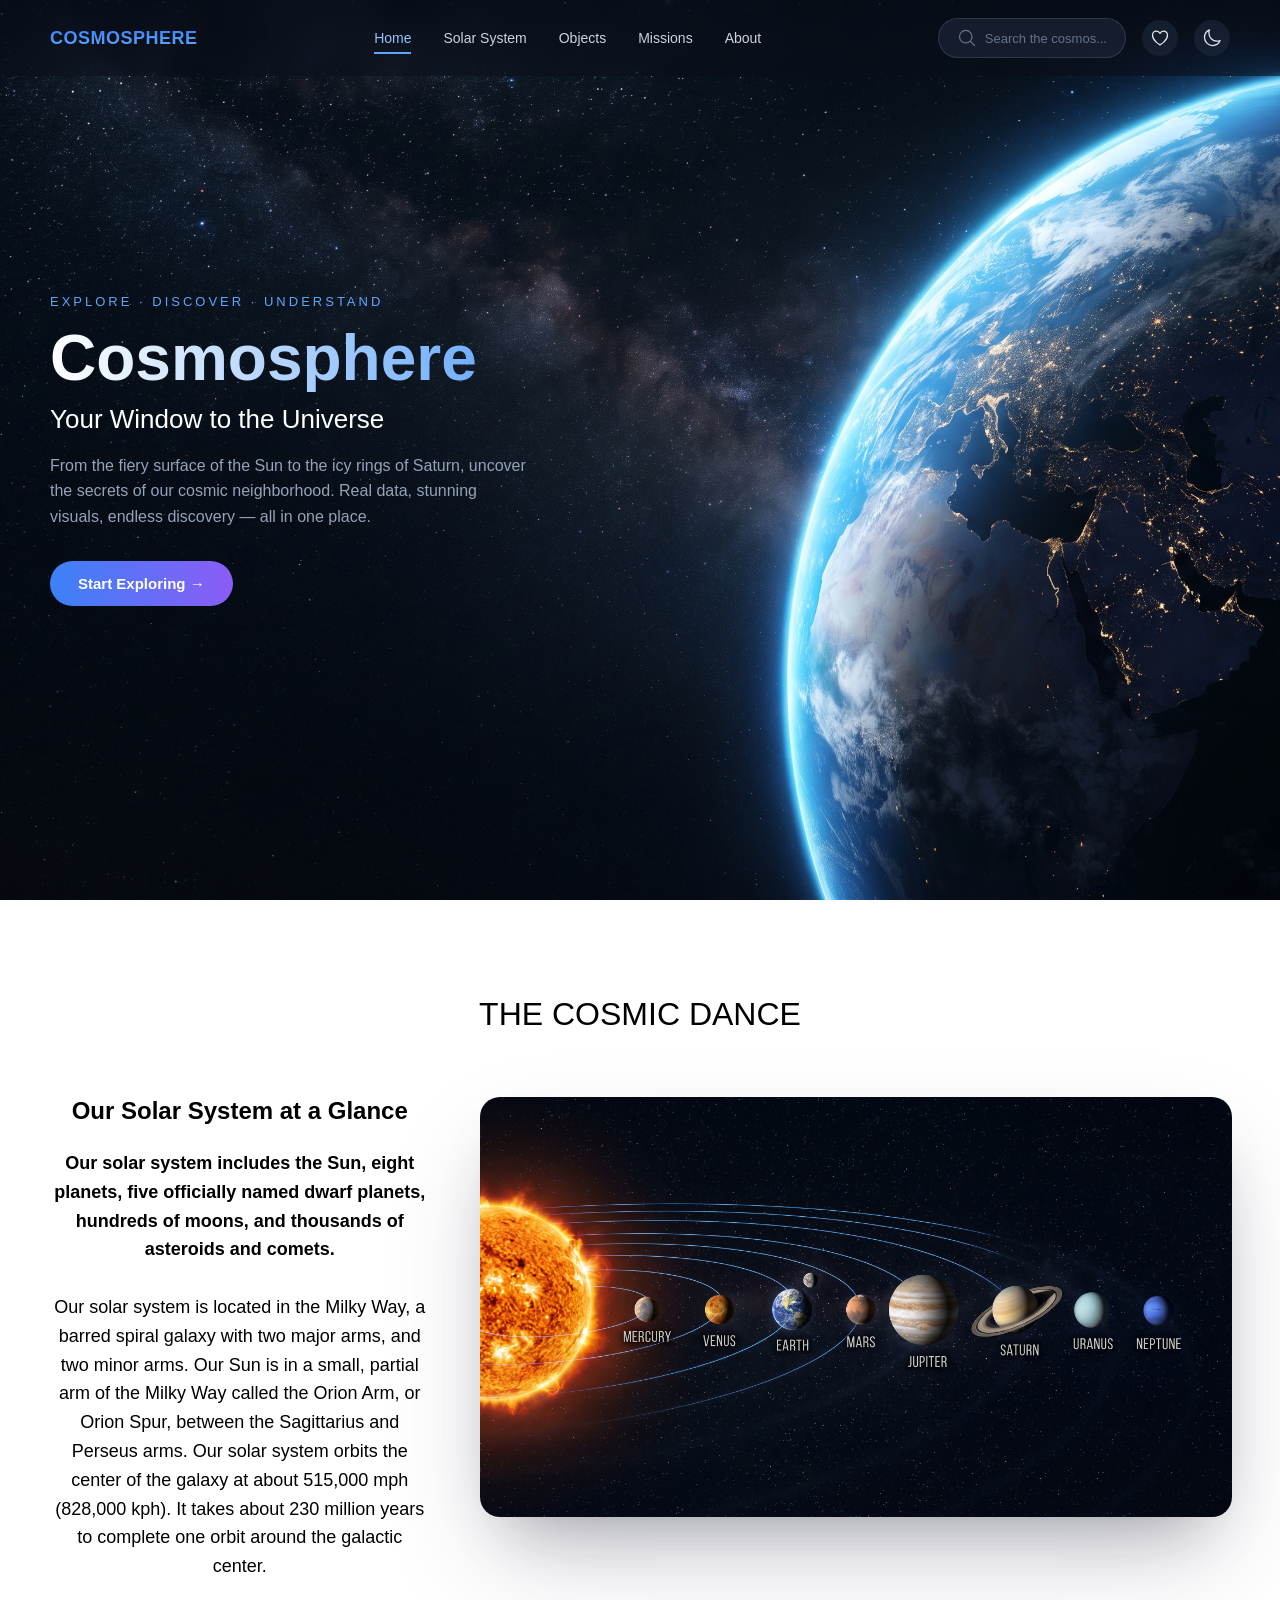
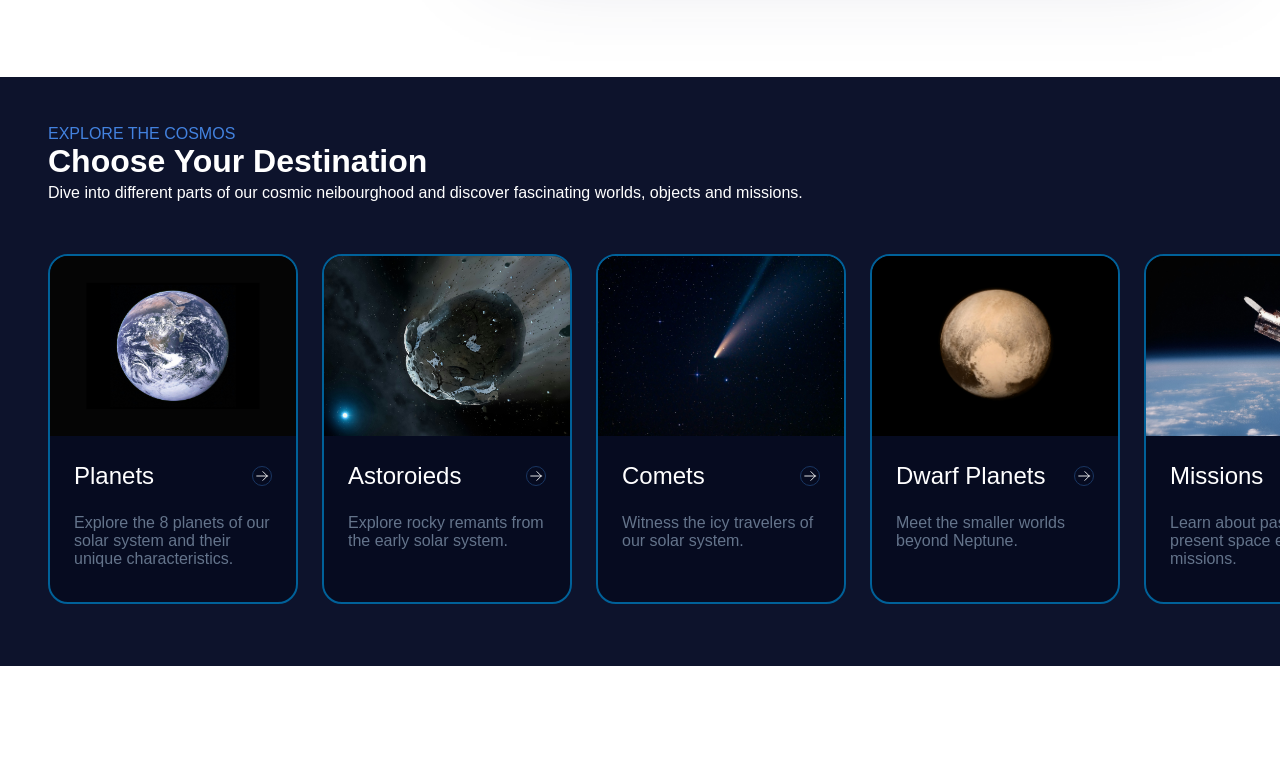
<file: index.html>
<!doctype html>
<html lang="en">
  <head>
    <meta charset="UTF-8" />
    <title>Cosmosphere - Hero Section</title>
    <link rel="stylesheet" href="css/style.css" />
  </head>
  <body>
    <nav class="navbar">
      <div class="logo"><span>COSMOSPHERE</span></div>
      <ul class="nav-links">
        <li><a href="#" class="active">Home</a></li>
        <li><a href="#">Solar System</a></li>
        <li><a href="#">Objects</a></li>
        <li><a href="#">Missions</a></li>
        <li><a href="#">About</a></li>
      </ul>
      <div class="nav-icons">
        <div class="search-box">
          <svg
            class="nav-icon"
            xmlns="http://www.w3.org/2000/svg"
            fill="none"
            viewBox="0 0 24 24"
            stroke-width="1.5"
            stroke="currentColor"
            class="size-6"
          >
            <path
              stroke-linecap="round"
              stroke-linejoin="round"
              d="m21 21-5.197-5.197m0 0A7.5 7.5 0 1 0 5.196 5.196a7.5 7.5 0 0 0 10.607 10.607Z"
            />
          </svg>

          <p>Search the cosmos...</p>
        </div>
        <div class="icon-btn">
          <svg
            class="nav-icon"
            xmlns="http://www.w3.org/2000/svg"
            fill="none"
            viewBox="0 0 24 24"
            stroke-width="1.5"
            stroke="currentColor"
            class="size-6"
          >
            <path
              stroke-linecap="round"
              stroke-linejoin="round"
              d="M21 8.25c0-2.485-2.099-4.5-4.688-4.5-1.935 0-3.597 1.126-4.312 2.733-.715-1.607-2.377-2.733-4.313-2.733C5.1 3.75 3 5.765 3 8.25c0 7.22 9 12 9 12s9-4.78 9-12Z"
            />
          </svg>
        </div>
        <div class="icon-btn">
          <svg
            class="nav-icon"
            xmlns="http://www.w3.org/2000/svg"
            fill="none"
            viewBox="0 0 24 24"
            stroke-width="1.5"
            stroke="currentColor"
            class="size-6"
          >
            <path
              stroke-linecap="round"
              stroke-linejoin="round"
              d="M21.752 15.002A9.72 9.72 0 0 1 18 15.75c-5.385 0-9.75-4.365-9.75-9.75 0-1.33.266-2.597.748-3.752A9.753 9.753 0 0 0 3 11.25C3 16.635 7.365 21 12.75 21a9.753 9.753 0 0 0 9.002-5.998Z"
            />
          </svg>
        </div>
      </div>
    </nav>

    <section class="hero">
      <div class="hero-content">
        <p class="hero-eyebrow">EXPLORE · DISCOVER · UNDERSTAND</p>
        <h1 class="hero-title">Cosmosphere</h1>
        <h2 class="hero-subtitle">Your Window to the Universe</h2>
        <p class="hero-desc">
          From the fiery surface of the Sun to the icy rings of Saturn, uncover
          the secrets of our cosmic neighborhood. Real data, stunning visuals,
          endless discovery — all in one place.
        </p>
        <a href="#" class="hero-cta">Start Exploring →</a>
      </div>
    </section>

    <section class="solar-overview" id="solar-system">
      <div class="overview-header">
        <p class="section-tag">THE COSMIC DANCE</p>
      </div>

      <div class="overview-visual">
        <div class="overview-description">
          <h2 class="section-title">Our Solar System at a Glance</h2>
          <p class="section-desc">
            <strong>
              Our solar system includes the Sun, eight planets, five officially
              named dwarf planets, hundreds of moons, and thousands of asteroids
              and comets. </strong
            ><br /><br />
            Our solar system is located in the Milky Way, a barred spiral galaxy
            with two major arms, and two minor arms. Our Sun is in a small,
            partial arm of the Milky Way called the Orion Arm, or Orion Spur,
            between the Sagittarius and Perseus arms. Our solar system orbits
            the center of the galaxy at about 515,000 mph (828,000 kph). It
            takes about 230 million years to complete one orbit around the
            galactic center.
          </p>
        </div>
        <img
          class="overview-img"
          src="assets/img/solar-system-overview.jpg"
          alt="Diagram of the Solar System showing the Sun and eight planets orbiting along trails"
          class="overview-img"
        />
      </div>
    </section>

    <section class="catagory-overview">
      <p class="catagory-subheading">EXPLORE THE COSMOS</p>
      <h3 class="catagory-heading">Choose Your Destination</h3>
      <p class="catagory-description">
        Dive into different parts of our cosmic neibourghood and discover
        fascinating worlds, objects and missions.
      </p>

      <div class="catagory-card-container">
        <div class="catagory-card planet-card">
          <img src="assets/img/earth.jpg" alt="" />

          <div class="catagory-name">
            <div class="name-icon">
              <p class="catagory-title">Planets</p>
              <svg
                xmlns="http://www.w3.org/2000/svg"
                fill="none"
                viewBox="0 0 24 24"
                stroke-width="1.5"
                stroke="currentColor"
                class="card-icon"
              >
                <path
                  stroke-linecap="round"
                  stroke-linejoin="round"
                  d="M13.5 4.5 21 12m0 0-7.5 7.5M21 12H3"
                />
              </svg>
            </div>

            <p class="catagory-info">
              Explore the 8 planets of our solar system and their unique
              characteristics.
            </p>
          </div>
        </div>

        <div class="catagory-card">
          <img src="assets/img/asteroeds.jpg" alt="" />
          <div class="catagory-name">
            <div class="name-icon">
              <p class="catagory-title">Astoroieds</p>
              <svg
                xmlns="http://www.w3.org/2000/svg"
                fill="none"
                viewBox="0 0 24 24"
                stroke-width="1.5"
                stroke="currentColor"
                class="card-icon"
              >
                <path
                  stroke-linecap="round"
                  stroke-linejoin="round"
                  d="M13.5 4.5 21 12m0 0-7.5 7.5M21 12H3"
                />
              </svg>
            </div>
            <p class="catagory-info">
              Explore rocky remants from the early solar system.
            </p>
          </div>
        </div>

        <div class="catagory-card">
          <img src="assets/img/comets.jpg" alt="" />
          <div class="catagory-name">
            <div class="name-icon">
              <p class="catagory-title">Comets</p>
              <svg
                xmlns="http://www.w3.org/2000/svg"
                fill="none"
                viewBox="0 0 24 24"
                stroke-width="1.5"
                stroke="currentColor"
                class="card-icon"
              >
                <path
                  stroke-linecap="round"
                  stroke-linejoin="round"
                  d="M13.5 4.5 21 12m0 0-7.5 7.5M21 12H3"
                />
              </svg>
            </div>
            <p class="catagory-info">
              Witness the icy travelers of our solar system.
            </p>
          </div>
        </div>

        <div class="catagory-card">
          <img src="assets/img/dwarf planets.jpg" alt="" />
          <div class="catagory-name">
            <div class="name-icon">
              <p class="catagory-title">Dwarf Planets</p>
              <svg
                xmlns="http://www.w3.org/2000/svg"
                fill="none"
                viewBox="0 0 24 24"
                stroke-width="1.5"
                stroke="currentColor"
                class="card-icon"
              >
                <path
                  stroke-linecap="round"
                  stroke-linejoin="round"
                  d="M13.5 4.5 21 12m0 0-7.5 7.5M21 12H3"
                />
              </svg>
            </div>
            <p class="catagory-info">Meet the smaller worlds beyond Neptune.</p>
          </div>
        </div>

        <div class="catagory-card">
          <img src="assets/img/Mission.jpg" alt="" />
          <div class="catagory-name">
            <div class="name-icon">
              <p class="catagory-title">Missions</p>
              <svg
                xmlns="http://www.w3.org/2000/svg"
                fill="none"
                viewBox="0 0 24 24"
                stroke-width="1.5"
                stroke="currentColor"
                class="card-icon"
              >
                <path
                  stroke-linecap="round"
                  stroke-linejoin="round"
                  d="M13.5 4.5 21 12m0 0-7.5 7.5M21 12H3"
                />
              </svg>
            </div>
            <p class="catagory-info">
              Learn about past and present space exploration missions.
            </p>
          </div>
        </div>
      </div>
    </section>

    <section class="popular"></section>
    <script src="script.js"></script>
  </body>
</html>
</file>
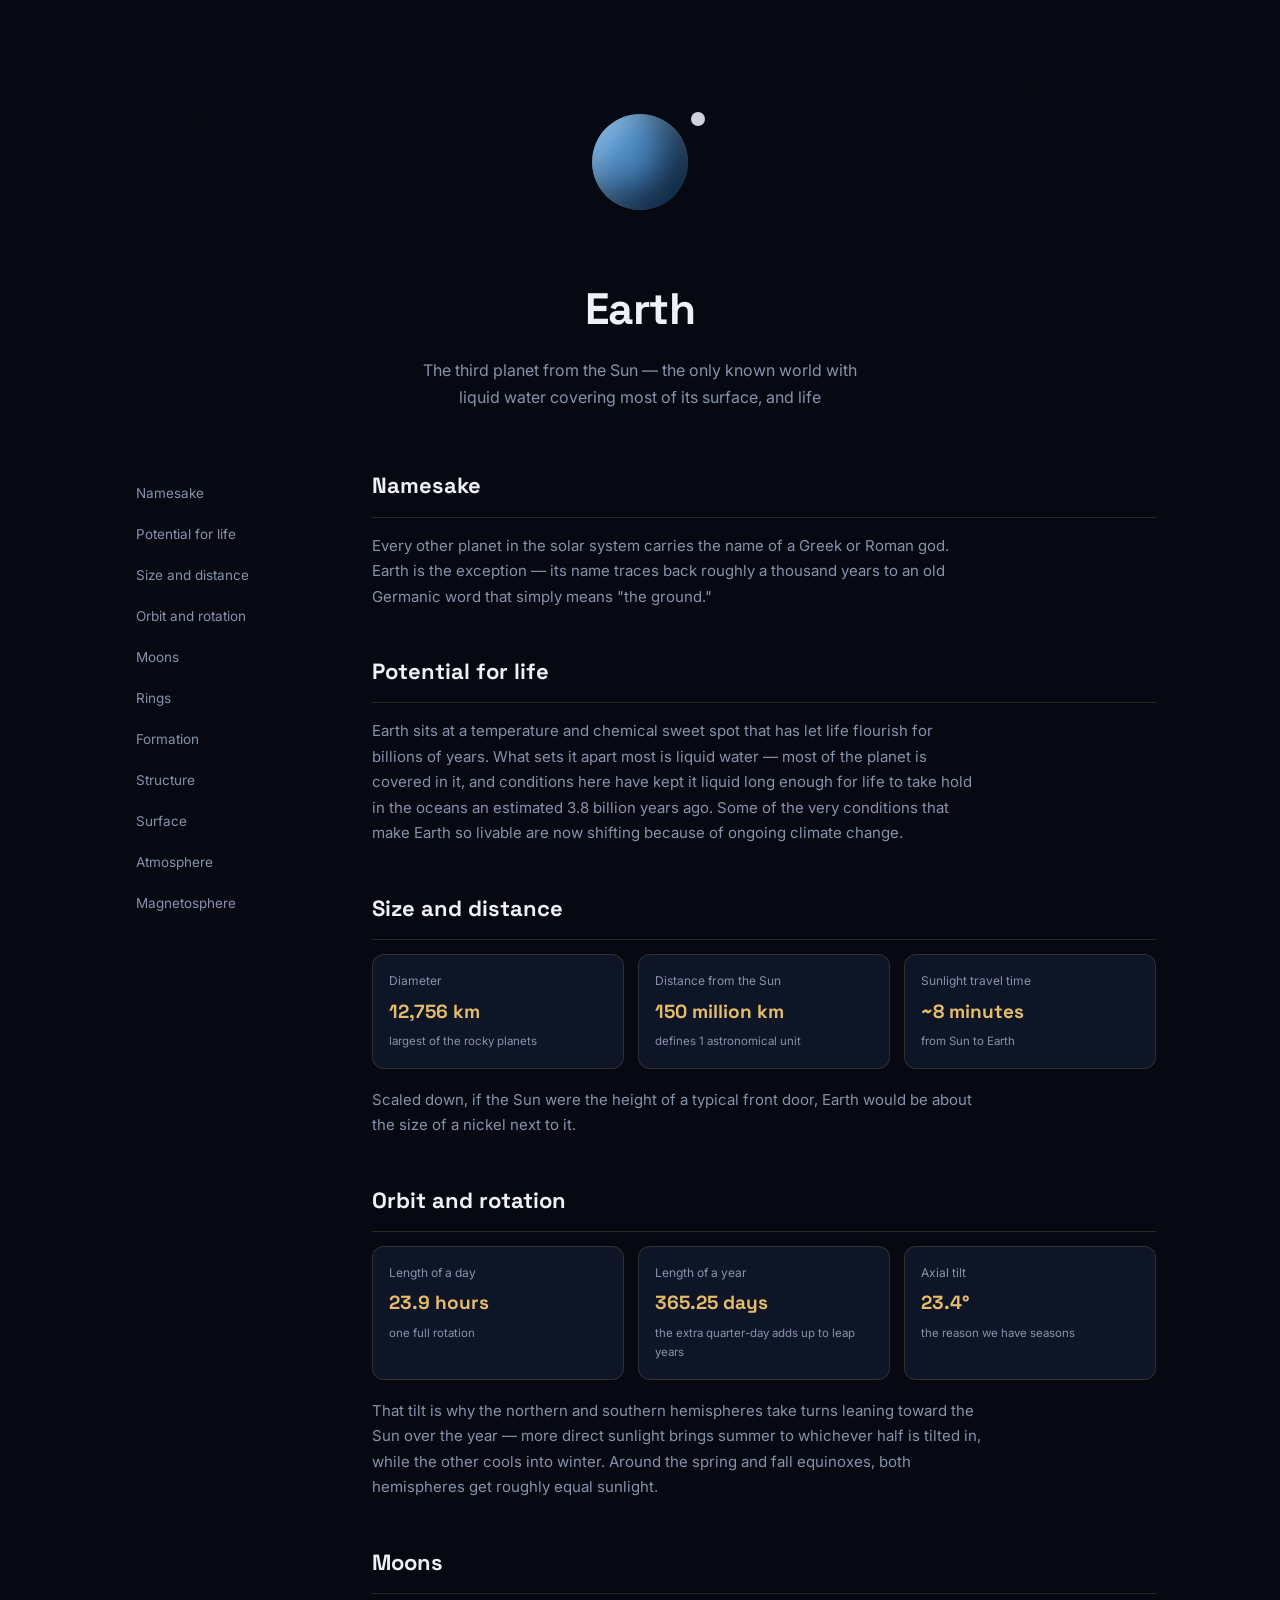
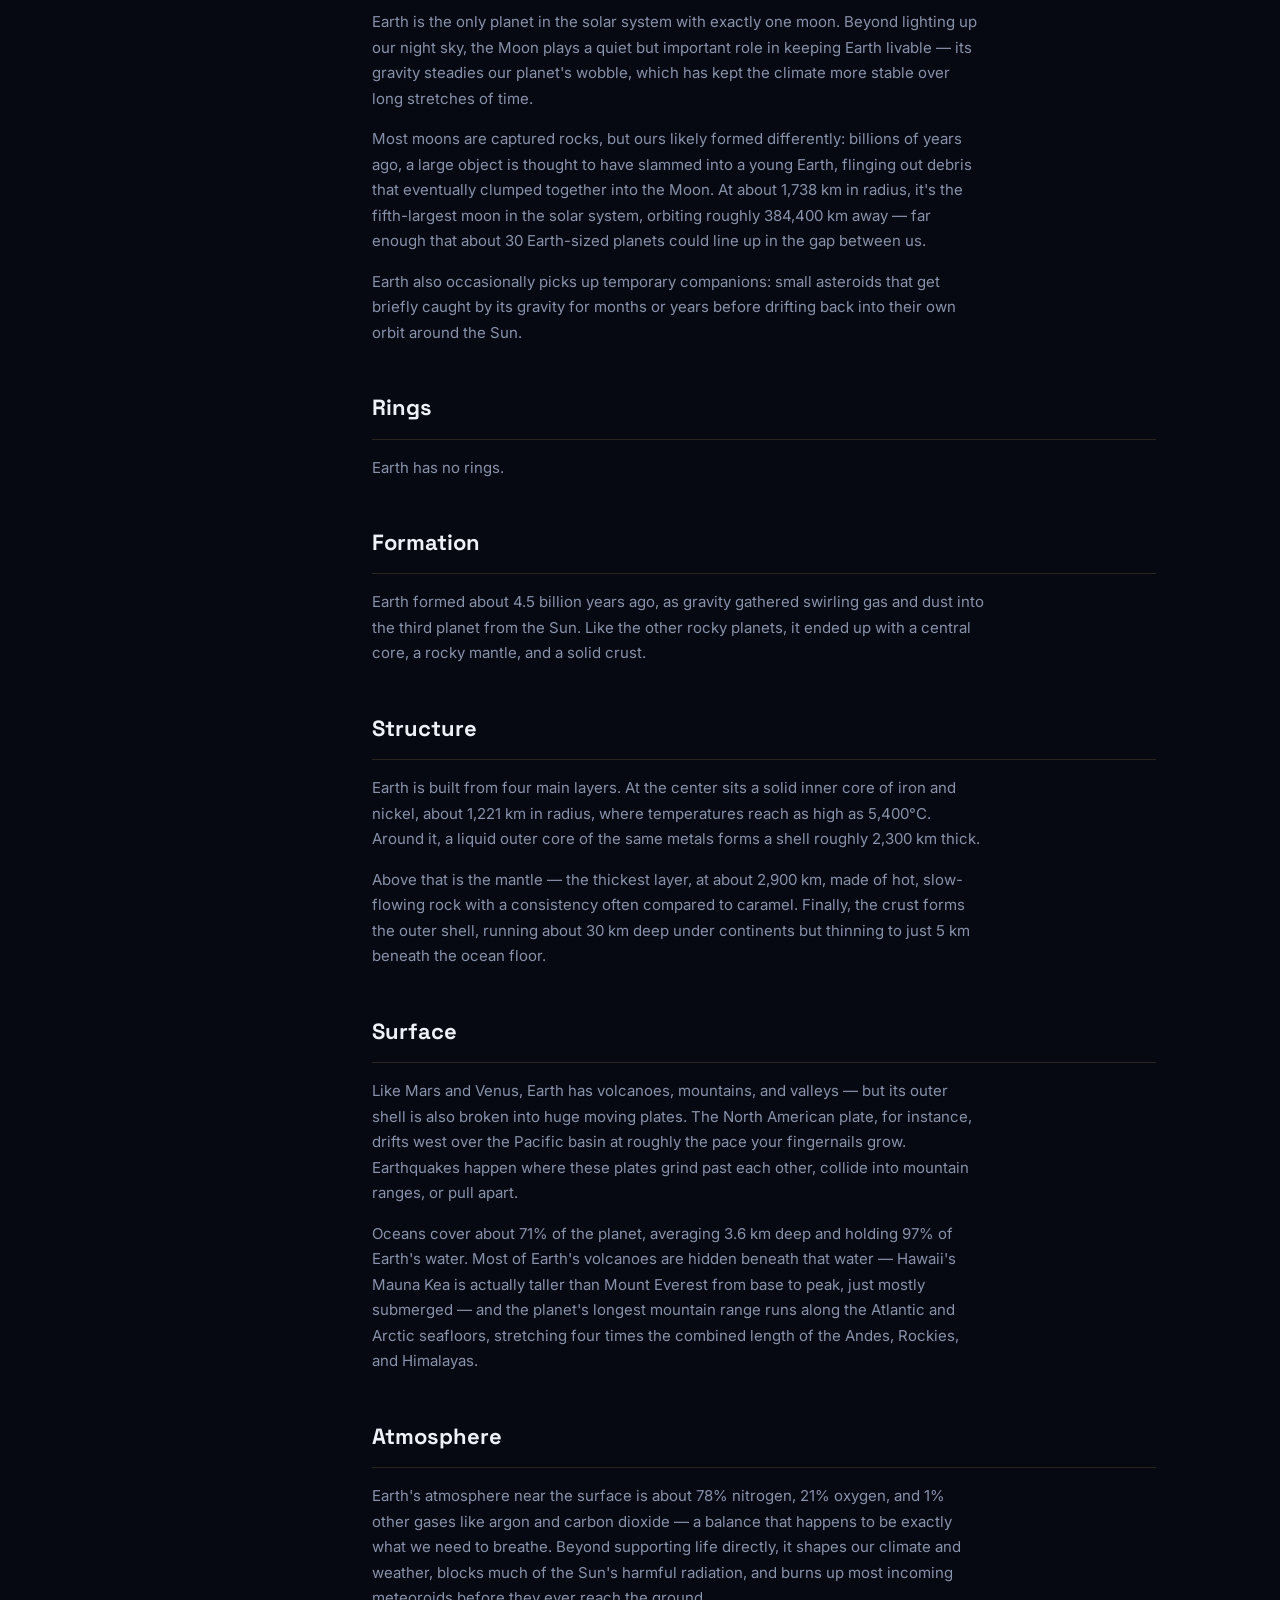
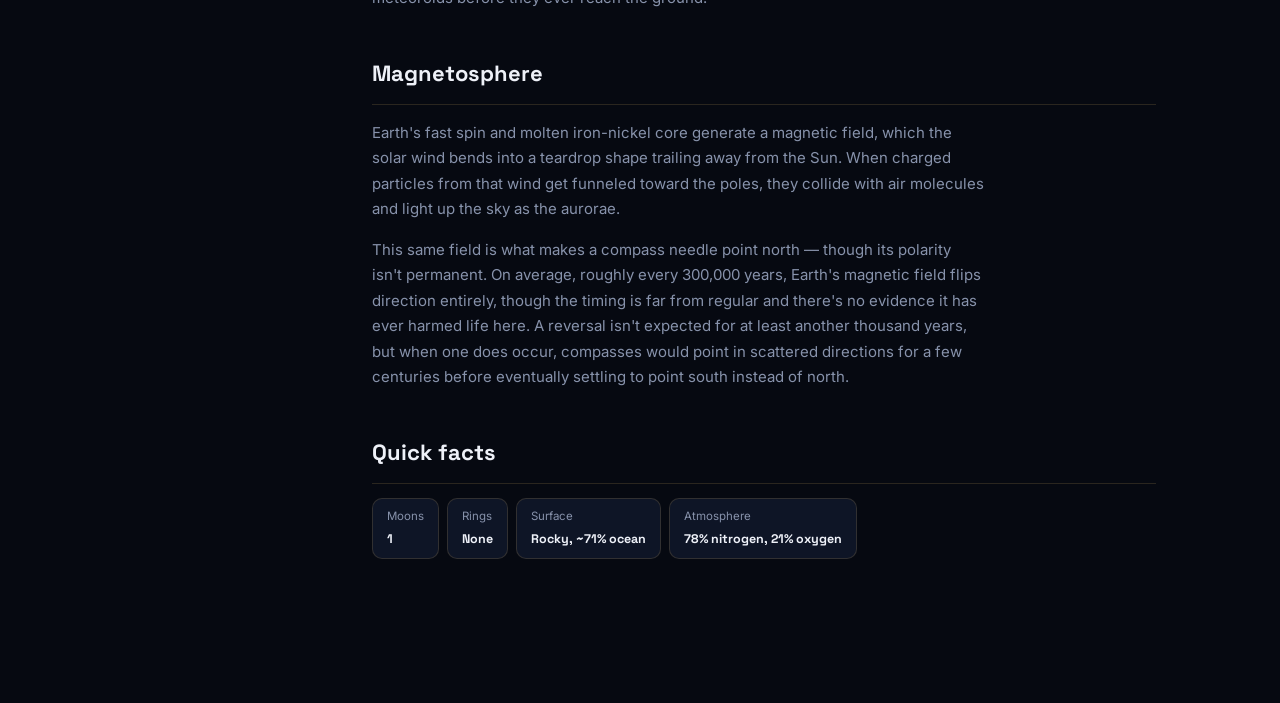
<file: Earth/earth.html>
<!doctype html>
<html lang="en">
  <head>
    <meta charset="UTF-8" />
    <meta name="viewport" content="width=device-width, initial-scale=1.0" />
    <title>Earth — Explore the Universe</title>
    <link rel="preconnect" href="https://fonts.googleapis.com" />
    <link
      href="https://fonts.googleapis.com/css2?family=Space+Grotesk:wght@500;700&family=Inter:wght@400;500;600&display=swap"
      rel="stylesheet"
    />
    <link rel="stylesheet" href="earth.css" />
  </head>
  <body>
    <header class="hero">
      <div class="hero-stars"></div>
      <div class="planet-visual">
        <div class="sphere"></div>
        <div class="moon moon-luna" title="The Moon"></div>
      </div>
      <h1>Earth</h1>
      <p class="hero-sub">
        The third planet from the Sun — the only known world with liquid water
        covering most of its surface, and life
      </p>
    </header>

    <div class="layout">
      <nav class="side-nav" aria-label="Section navigation">
        <a href="#namesake">Namesake</a>
        <a href="#life">Potential for life</a>
        <a href="#size">Size and distance</a>
        <a href="#orbit">Orbit and rotation</a>
        <a href="#moons">Moons</a>
        <a href="#rings">Rings</a>
        <a href="#formation">Formation</a>
        <a href="#structure">Structure</a>
        <a href="#surface">Surface</a>
        <a href="#atmosphere">Atmosphere</a>
        <a href="#magnetosphere">Magnetosphere</a>
      </nav>

      <main class="content">
        <section id="namesake">
          <h2>Namesake</h2>
          <p>
            Every other planet in the solar system carries the name of a Greek
            or Roman god. Earth is the exception — its name traces back roughly
            a thousand years to an old Germanic word that simply means "the
            ground."
          </p>
        </section>

        <section id="life">
          <h2>Potential for life</h2>
          <p>
            Earth sits at a temperature and chemical sweet spot that has let
            life flourish for billions of years. What sets it apart most is
            liquid water — most of the planet is covered in it, and conditions
            here have kept it liquid long enough for life to take hold in the
            oceans an estimated 3.8 billion years ago. Some of the very
            conditions that make Earth so livable are now shifting because of
            ongoing climate change.
          </p>
        </section>

        <section id="size">
          <h2>Size and distance</h2>
          <div class="stat-grid">
            <div class="stat">
              <span class="stat-label">Diameter</span
              ><span class="stat-value">12,756 km</span
              ><span class="stat-note">largest of the rocky planets</span>
            </div>
            <div class="stat">
              <span class="stat-label">Distance from the Sun</span
              ><span class="stat-value">150 million km</span
              ><span class="stat-note">defines 1 astronomical unit</span>
            </div>
            <div class="stat">
              <span class="stat-label">Sunlight travel time</span
              ><span class="stat-value">~8 minutes</span
              ><span class="stat-note">from Sun to Earth</span>
            </div>
          </div>
          <p>
            Scaled down, if the Sun were the height of a typical front door,
            Earth would be about the size of a nickel next to it.
          </p>
        </section>

        <section id="orbit">
          <h2>Orbit and rotation</h2>
          <div class="stat-grid">
            <div class="stat">
              <span class="stat-label">Length of a day</span
              ><span class="stat-value">23.9 hours</span
              ><span class="stat-note">one full rotation</span>
            </div>
            <div class="stat">
              <span class="stat-label">Length of a year</span
              ><span class="stat-value">365.25 days</span
              ><span class="stat-note"
                >the extra quarter-day adds up to leap years</span
              >
            </div>
            <div class="stat">
              <span class="stat-label">Axial tilt</span
              ><span class="stat-value">23.4°</span
              ><span class="stat-note">the reason we have seasons</span>
            </div>
          </div>
          <p>
            That tilt is why the northern and southern hemispheres take turns
            leaning toward the Sun over the year — more direct sunlight brings
            summer to whichever half is tilted in, while the other cools into
            winter. Around the spring and fall equinoxes, both hemispheres get
            roughly equal sunlight.
          </p>
        </section>

        <section id="moons">
          <h2>Moons</h2>
          <p>
            Earth is the only planet in the solar system with exactly one moon.
            Beyond lighting up our night sky, the Moon plays a quiet but
            important role in keeping Earth livable — its gravity steadies our
            planet's wobble, which has kept the climate more stable over long
            stretches of time.
          </p>
          <p>
            Most moons are captured rocks, but ours likely formed differently:
            billions of years ago, a large object is thought to have slammed
            into a young Earth, flinging out debris that eventually clumped
            together into the Moon. At about 1,738 km in radius, it's the
            fifth-largest moon in the solar system, orbiting roughly 384,400 km
            away — far enough that about 30 Earth-sized planets could line up in
            the gap between us.
          </p>
          <p>
            Earth also occasionally picks up temporary companions: small
            asteroids that get briefly caught by its gravity for months or years
            before drifting back into their own orbit around the Sun.
          </p>
        </section>

        <section id="rings">
          <h2>Rings</h2>
          <p>Earth has no rings.</p>
        </section>

        <section id="formation">
          <h2>Formation</h2>
          <p>
            Earth formed about 4.5 billion years ago, as gravity gathered
            swirling gas and dust into the third planet from the Sun. Like the
            other rocky planets, it ended up with a central core, a rocky
            mantle, and a solid crust.
          </p>
        </section>

        <section id="structure">
          <h2>Structure</h2>
          <p>
            Earth is built from four main layers. At the center sits a solid
            inner core of iron and nickel, about 1,221 km in radius, where
            temperatures reach as high as 5,400°C. Around it, a liquid outer
            core of the same metals forms a shell roughly 2,300 km thick.
          </p>
          <p>
            Above that is the mantle — the thickest layer, at about 2,900 km,
            made of hot, slow-flowing rock with a consistency often compared to
            caramel. Finally, the crust forms the outer shell, running about 30
            km deep under continents but thinning to just 5 km beneath the ocean
            floor.
          </p>
        </section>

        <section id="surface">
          <h2>Surface</h2>
          <p>
            Like Mars and Venus, Earth has volcanoes, mountains, and valleys —
            but its outer shell is also broken into huge moving plates. The
            North American plate, for instance, drifts west over the Pacific
            basin at roughly the pace your fingernails grow. Earthquakes happen
            where these plates grind past each other, collide into mountain
            ranges, or pull apart.
          </p>
          <p>
            Oceans cover about 71% of the planet, averaging 3.6 km deep and
            holding 97% of Earth's water. Most of Earth's volcanoes are hidden
            beneath that water — Hawaii's Mauna Kea is actually taller than
            Mount Everest from base to peak, just mostly submerged — and the
            planet's longest mountain range runs along the Atlantic and Arctic
            seafloors, stretching four times the combined length of the Andes,
            Rockies, and Himalayas.
          </p>
        </section>

        <section id="atmosphere">
          <h2>Atmosphere</h2>
          <p>
            Earth's atmosphere near the surface is about 78% nitrogen, 21%
            oxygen, and 1% other gases like argon and carbon dioxide — a balance
            that happens to be exactly what we need to breathe. Beyond
            supporting life directly, it shapes our climate and weather, blocks
            much of the Sun's harmful radiation, and burns up most incoming
            meteoroids before they ever reach the ground.
          </p>
        </section>

        <section id="magnetosphere">
          <h2>Magnetosphere</h2>
          <p>
            Earth's fast spin and molten iron-nickel core generate a magnetic
            field, which the solar wind bends into a teardrop shape trailing
            away from the Sun. When charged particles from that wind get
            funneled toward the poles, they collide with air molecules and light
            up the sky as the aurorae.
          </p>
          <p>
            This same field is what makes a compass needle point north — though
            its polarity isn't permanent. On average, roughly every 300,000
            years, Earth's magnetic field flips direction entirely, though the
            timing is far from regular and there's no evidence it has ever
            harmed life here. A reversal isn't expected for at least another
            thousand years, but when one does occur, compasses would point in
            scattered directions for a few centuries before eventually settling
            to point south instead of north.
          </p>
        </section>

        <section id="quick-facts">
          <h2>Quick facts</h2>
          <div class="ring-list">
            <div class="ring-item"><span>Moons</span><span>1</span></div>
            <div class="ring-item"><span>Rings</span><span>None</span></div>
            <div class="ring-item">
              <span>Surface</span><span>Rocky, ~71% ocean</span>
            </div>
            <div class="ring-item">
              <span>Atmosphere</span><span>78% nitrogen, 21% oxygen</span>
            </div>
          </div>
        </section>
      </main>
    </div>
  </body>
</html>
</file>
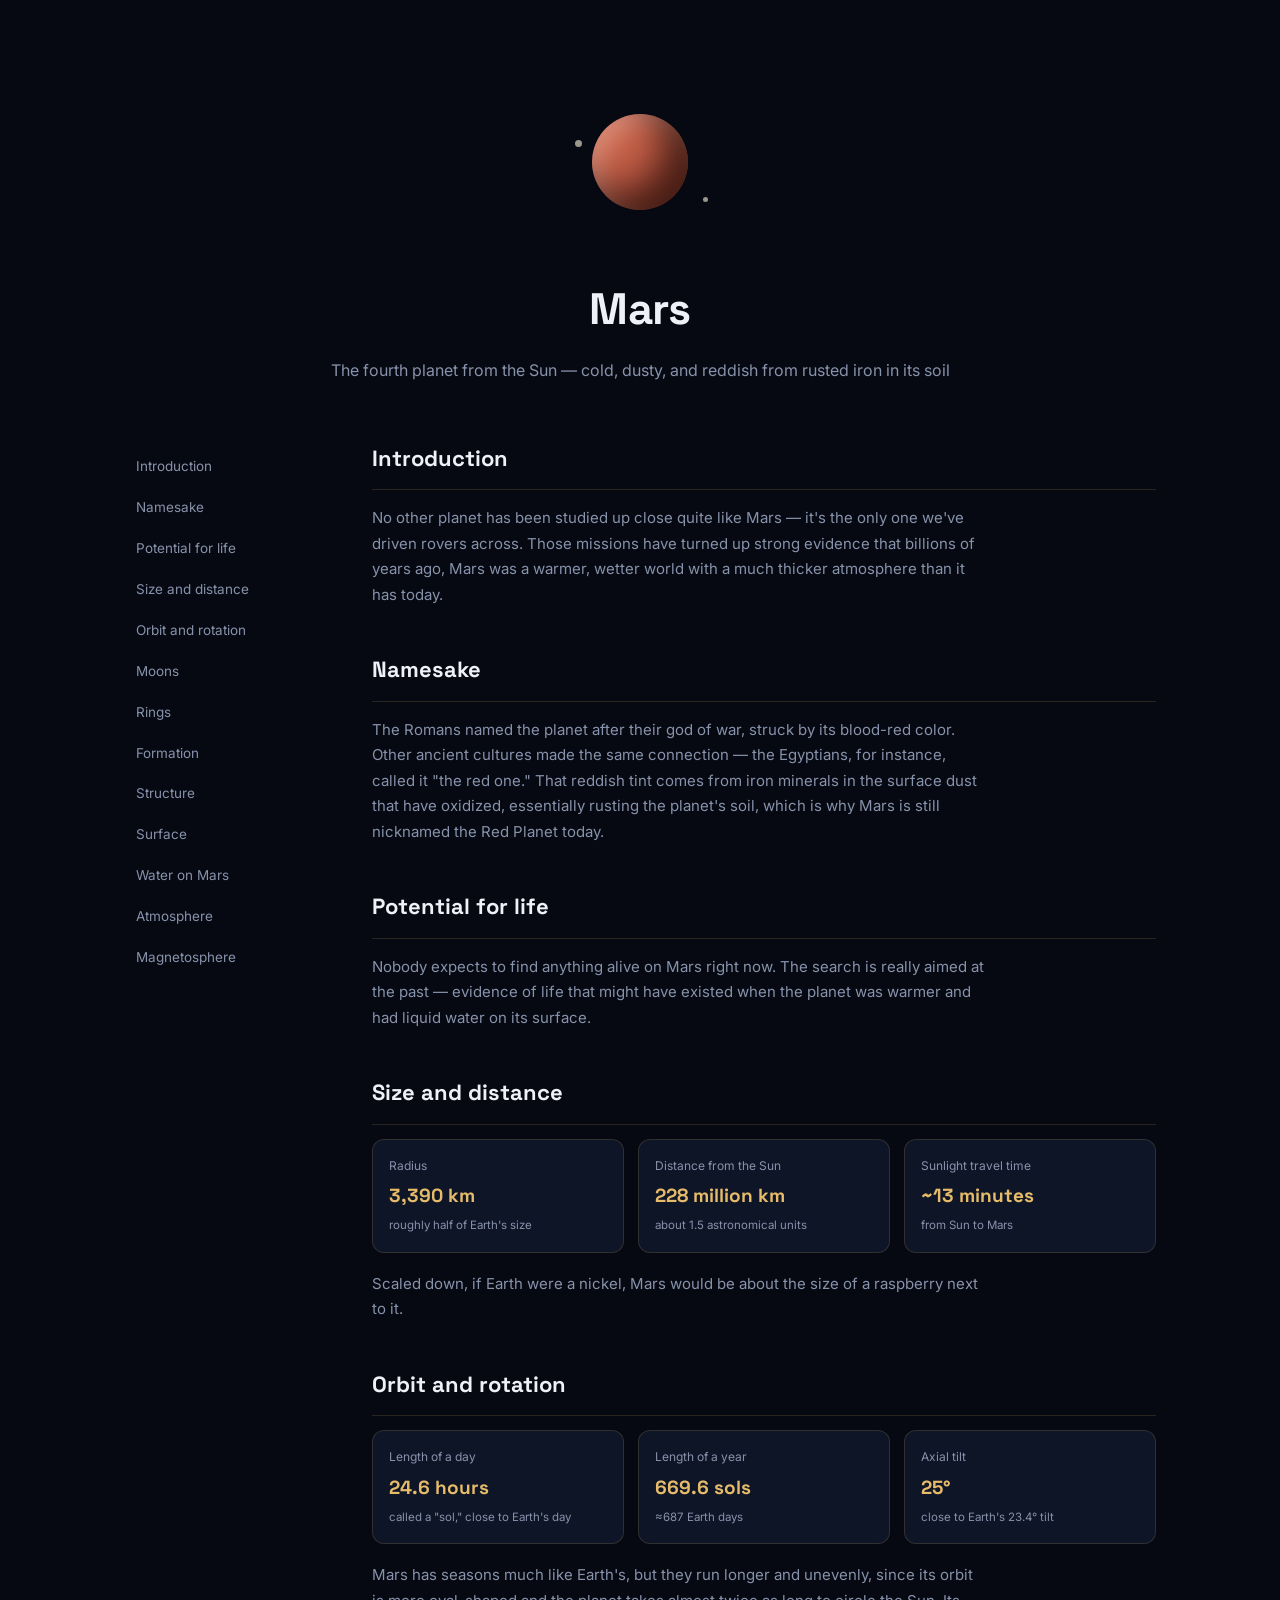
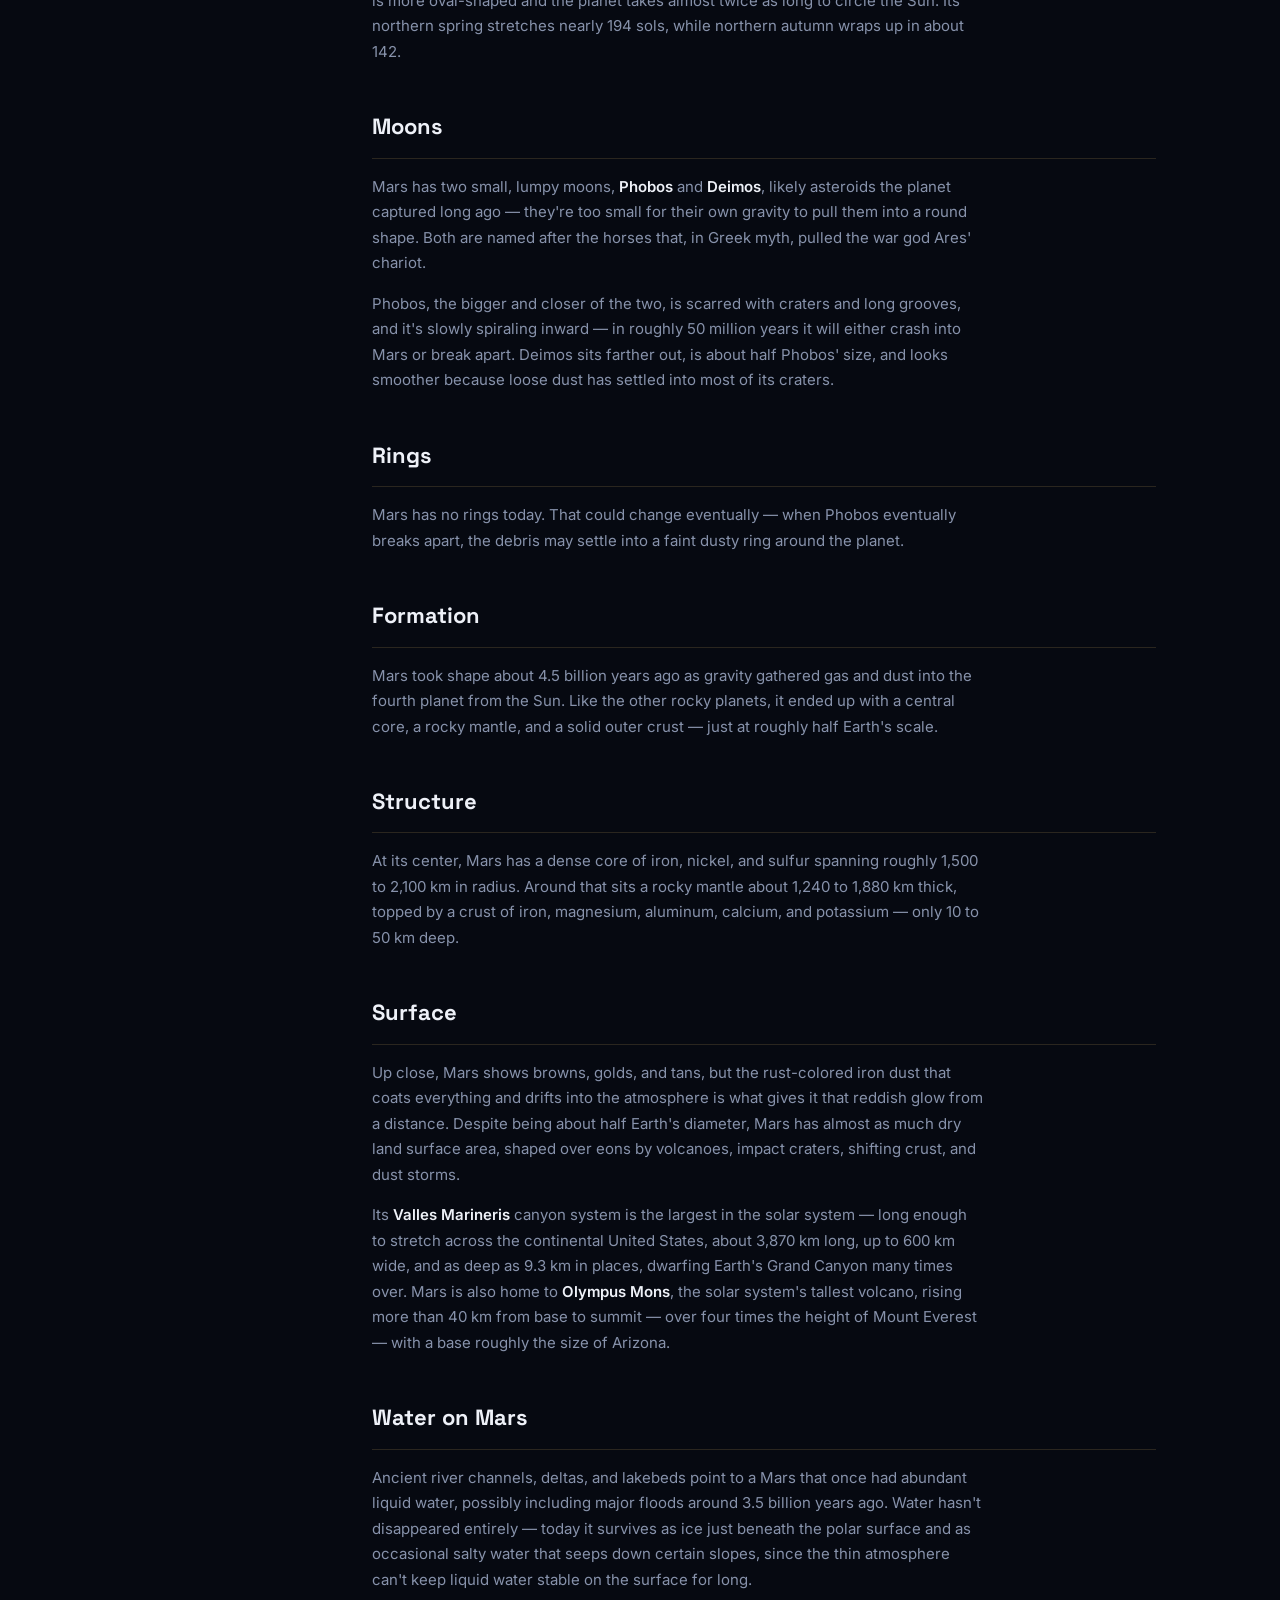
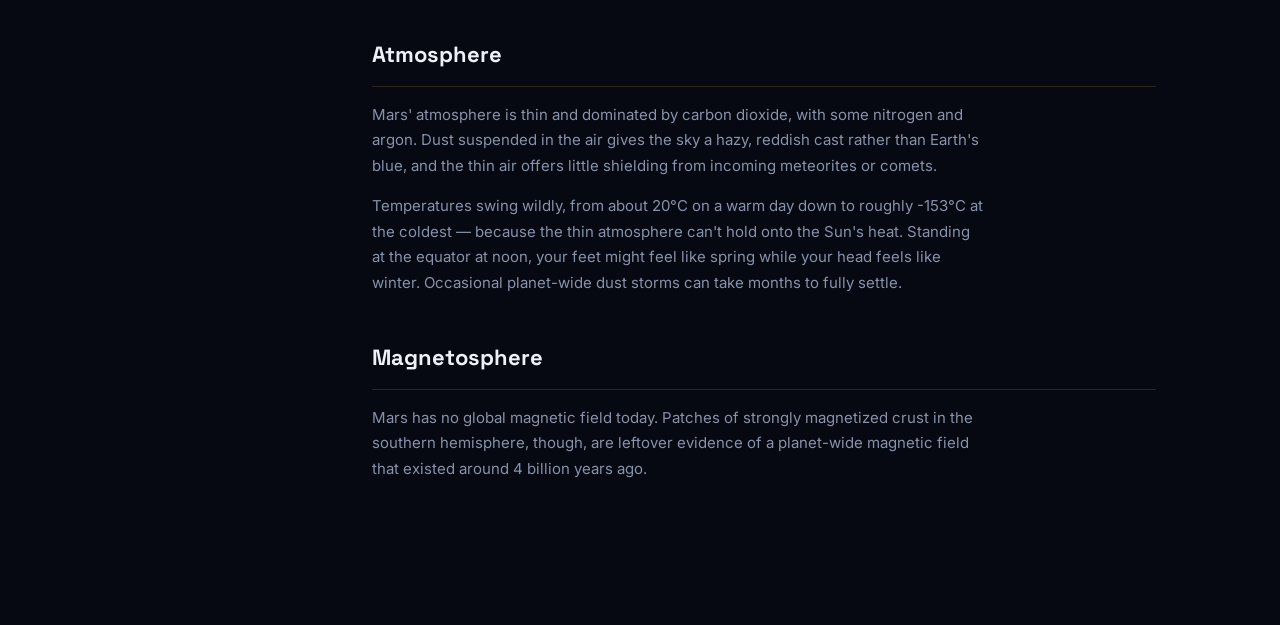
<file: Mars/mars.html>
<!doctype html>
<html lang="en">
  <head>
    <meta charset="UTF-8" />
    <meta name="viewport" content="width=device-width, initial-scale=1.0" />
    <title>Mars — Explore the Universe</title>
    <link rel="preconnect" href="https://fonts.googleapis.com" />
    <link
      href="https://fonts.googleapis.com/css2?family=Space+Grotesk:wght@500;700&family=Inter:wght@400;500;600&display=swap"
      rel="stylesheet"
    />
    <link rel="stylesheet" href="mars.css" />
  </head>
  <body>
    <header class="hero">
      <div class="hero-stars"></div>
      <div class="planet-visual">
        <div class="sphere"></div>
        <div class="moon moon-phobos" title="Phobos"></div>
        <div class="moon moon-deimos" title="Deimos"></div>
      </div>
      <h1>Mars</h1>
      <p class="hero-sub">
        The fourth planet from the Sun — cold, dusty, and reddish from rusted
        iron in its soil
      </p>
    </header>

    <div class="layout">
      <nav class="side-nav" aria-label="Section navigation">
        <a href="#intro">Introduction</a>
        <a href="#namesake">Namesake</a>
        <a href="#life">Potential for life</a>
        <a href="#size">Size and distance</a>
        <a href="#orbit">Orbit and rotation</a>
        <a href="#moons">Moons</a>
        <a href="#rings">Rings</a>
        <a href="#formation">Formation</a>
        <a href="#structure">Structure</a>
        <a href="#surface">Surface</a>
        <a href="#water">Water on Mars</a>
        <a href="#atmosphere">Atmosphere</a>
        <a href="#magnetosphere">Magnetosphere</a>
      </nav>

      <main class="content">
        <section id="intro">
          <h2>Introduction</h2>
          <p>
            No other planet has been studied up close quite like Mars — it's the
            only one we've driven rovers across. Those missions have turned up
            strong evidence that billions of years ago, Mars was a warmer,
            wetter world with a much thicker atmosphere than it has today.
          </p>
        </section>

        <section id="namesake">
          <h2>Namesake</h2>
          <p>
            The Romans named the planet after their god of war, struck by its
            blood-red color. Other ancient cultures made the same connection —
            the Egyptians, for instance, called it "the red one." That reddish
            tint comes from iron minerals in the surface dust that have
            oxidized, essentially rusting the planet's soil, which is why Mars
            is still nicknamed the Red Planet today.
          </p>
        </section>

        <section id="life">
          <h2>Potential for life</h2>
          <p>
            Nobody expects to find anything alive on Mars right now. The search
            is really aimed at the past — evidence of life that might have
            existed when the planet was warmer and had liquid water on its
            surface.
          </p>
        </section>

        <section id="size">
          <h2>Size and distance</h2>
          <div class="stat-grid">
            <div class="stat">
              <span class="stat-label">Radius</span
              ><span class="stat-value">3,390 km</span
              ><span class="stat-note">roughly half of Earth's size</span>
            </div>
            <div class="stat">
              <span class="stat-label">Distance from the Sun</span
              ><span class="stat-value">228 million km</span
              ><span class="stat-note">about 1.5 astronomical units</span>
            </div>
            <div class="stat">
              <span class="stat-label">Sunlight travel time</span
              ><span class="stat-value">~13 minutes</span
              ><span class="stat-note">from Sun to Mars</span>
            </div>
          </div>
          <p>
            Scaled down, if Earth were a nickel, Mars would be about the size of
            a raspberry next to it.
          </p>
        </section>

        <section id="orbit">
          <h2>Orbit and rotation</h2>
          <div class="stat-grid">
            <div class="stat">
              <span class="stat-label">Length of a day</span
              ><span class="stat-value">24.6 hours</span
              ><span class="stat-note"
                >called a "sol," close to Earth's day</span
              >
            </div>
            <div class="stat">
              <span class="stat-label">Length of a year</span
              ><span class="stat-value">669.6 sols</span
              ><span class="stat-note">≈687 Earth days</span>
            </div>
            <div class="stat">
              <span class="stat-label">Axial tilt</span
              ><span class="stat-value">25°</span
              ><span class="stat-note">close to Earth's 23.4° tilt</span>
            </div>
          </div>
          <p>
            Mars has seasons much like Earth's, but they run longer and
            unevenly, since its orbit is more oval-shaped and the planet takes
            almost twice as long to circle the Sun. Its northern spring
            stretches nearly 194 sols, while northern autumn wraps up in about
            142.
          </p>
        </section>

        <section id="moons">
          <h2>Moons</h2>
          <p>
            Mars has two small, lumpy moons, <strong>Phobos</strong> and
            <strong>Deimos</strong>, likely asteroids the planet captured long
            ago — they're too small for their own gravity to pull them into a
            round shape. Both are named after the horses that, in Greek myth,
            pulled the war god Ares' chariot.
          </p>
          <p>
            Phobos, the bigger and closer of the two, is scarred with craters
            and long grooves, and it's slowly spiraling inward — in roughly 50
            million years it will either crash into Mars or break apart. Deimos
            sits farther out, is about half Phobos' size, and looks smoother
            because loose dust has settled into most of its craters.
          </p>
        </section>

        <section id="rings">
          <h2>Rings</h2>
          <p>
            Mars has no rings today. That could change eventually — when Phobos
            eventually breaks apart, the debris may settle into a faint dusty
            ring around the planet.
          </p>
        </section>

        <section id="formation">
          <h2>Formation</h2>
          <p>
            Mars took shape about 4.5 billion years ago as gravity gathered gas
            and dust into the fourth planet from the Sun. Like the other rocky
            planets, it ended up with a central core, a rocky mantle, and a
            solid outer crust — just at roughly half Earth's scale.
          </p>
        </section>

        <section id="structure">
          <h2>Structure</h2>
          <p>
            At its center, Mars has a dense core of iron, nickel, and sulfur
            spanning roughly 1,500 to 2,100 km in radius. Around that sits a
            rocky mantle about 1,240 to 1,880 km thick, topped by a crust of
            iron, magnesium, aluminum, calcium, and potassium — only 10 to 50 km
            deep.
          </p>
        </section>

        <section id="surface">
          <h2>Surface</h2>
          <p>
            Up close, Mars shows browns, golds, and tans, but the rust-colored
            iron dust that coats everything and drifts into the atmosphere is
            what gives it that reddish glow from a distance. Despite being about
            half Earth's diameter, Mars has almost as much dry land surface
            area, shaped over eons by volcanoes, impact craters, shifting crust,
            and dust storms.
          </p>
          <p>
            Its <strong>Valles Marineris</strong> canyon system is the largest
            in the solar system — long enough to stretch across the continental
            United States, about 3,870 km long, up to 600 km wide, and as deep
            as 9.3 km in places, dwarfing Earth's Grand Canyon many times over.
            Mars is also home to <strong>Olympus Mons</strong>, the solar
            system's tallest volcano, rising more than 40 km from base to summit
            — over four times the height of Mount Everest — with a base roughly
            the size of Arizona.
          </p>
        </section>

        <section id="water">
          <h2>Water on Mars</h2>
          <p>
            Ancient river channels, deltas, and lakebeds point to a Mars that
            once had abundant liquid water, possibly including major floods
            around 3.5 billion years ago. Water hasn't disappeared entirely —
            today it survives as ice just beneath the polar surface and as
            occasional salty water that seeps down certain slopes, since the
            thin atmosphere can't keep liquid water stable on the surface for
            long.
          </p>
        </section>

        <section id="atmosphere">
          <h2>Atmosphere</h2>
          <p>
            Mars' atmosphere is thin and dominated by carbon dioxide, with some
            nitrogen and argon. Dust suspended in the air gives the sky a hazy,
            reddish cast rather than Earth's blue, and the thin air offers
            little shielding from incoming meteorites or comets.
          </p>
          <p>
            Temperatures swing wildly, from about 20°C on a warm day down to
            roughly -153°C at the coldest — because the thin atmosphere can't
            hold onto the Sun's heat. Standing at the equator at noon, your feet
            might feel like spring while your head feels like winter. Occasional
            planet-wide dust storms can take months to fully settle.
          </p>
        </section>

        <section id="magnetosphere">
          <h2>Magnetosphere</h2>
          <p>
            Mars has no global magnetic field today. Patches of strongly
            magnetized crust in the southern hemisphere, though, are leftover
            evidence of a planet-wide magnetic field that existed around 4
            billion years ago.
          </p>
        </section>
      </main>
    </div>
  </body>
</html>
</file>
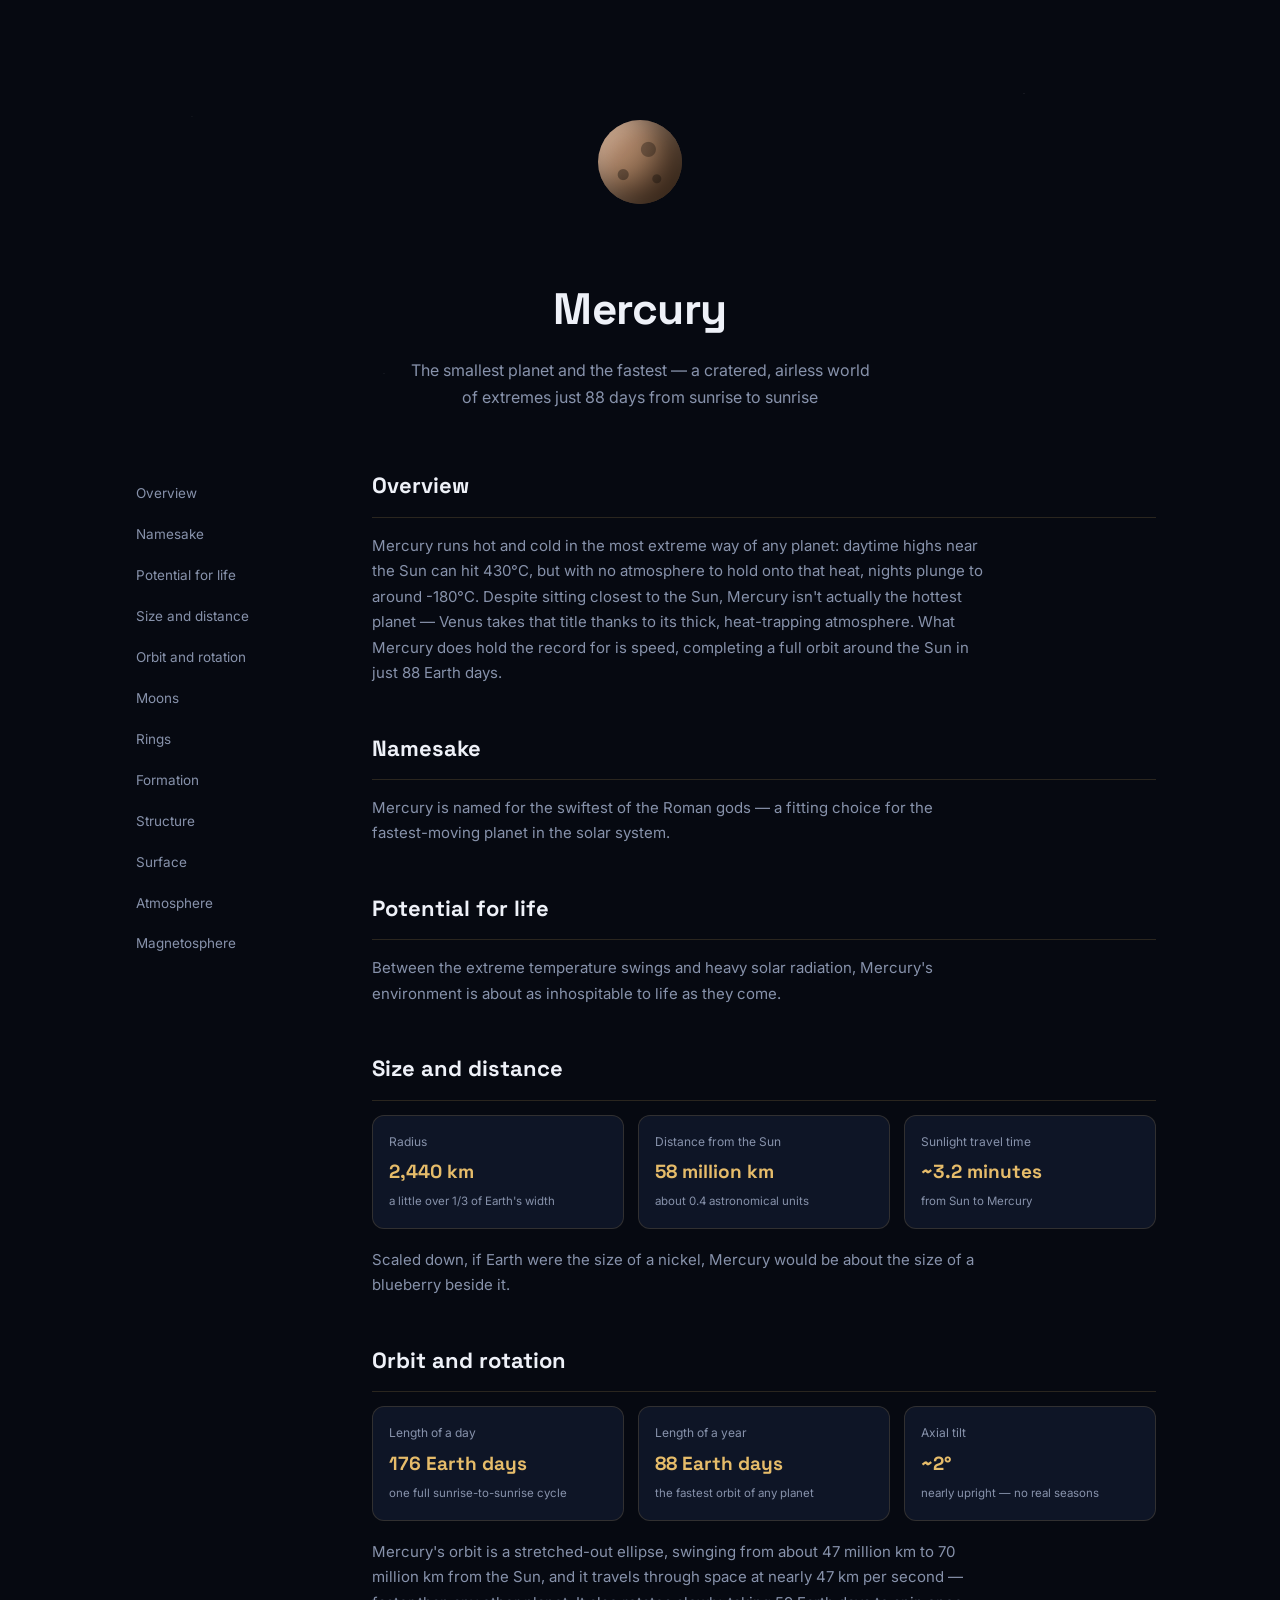
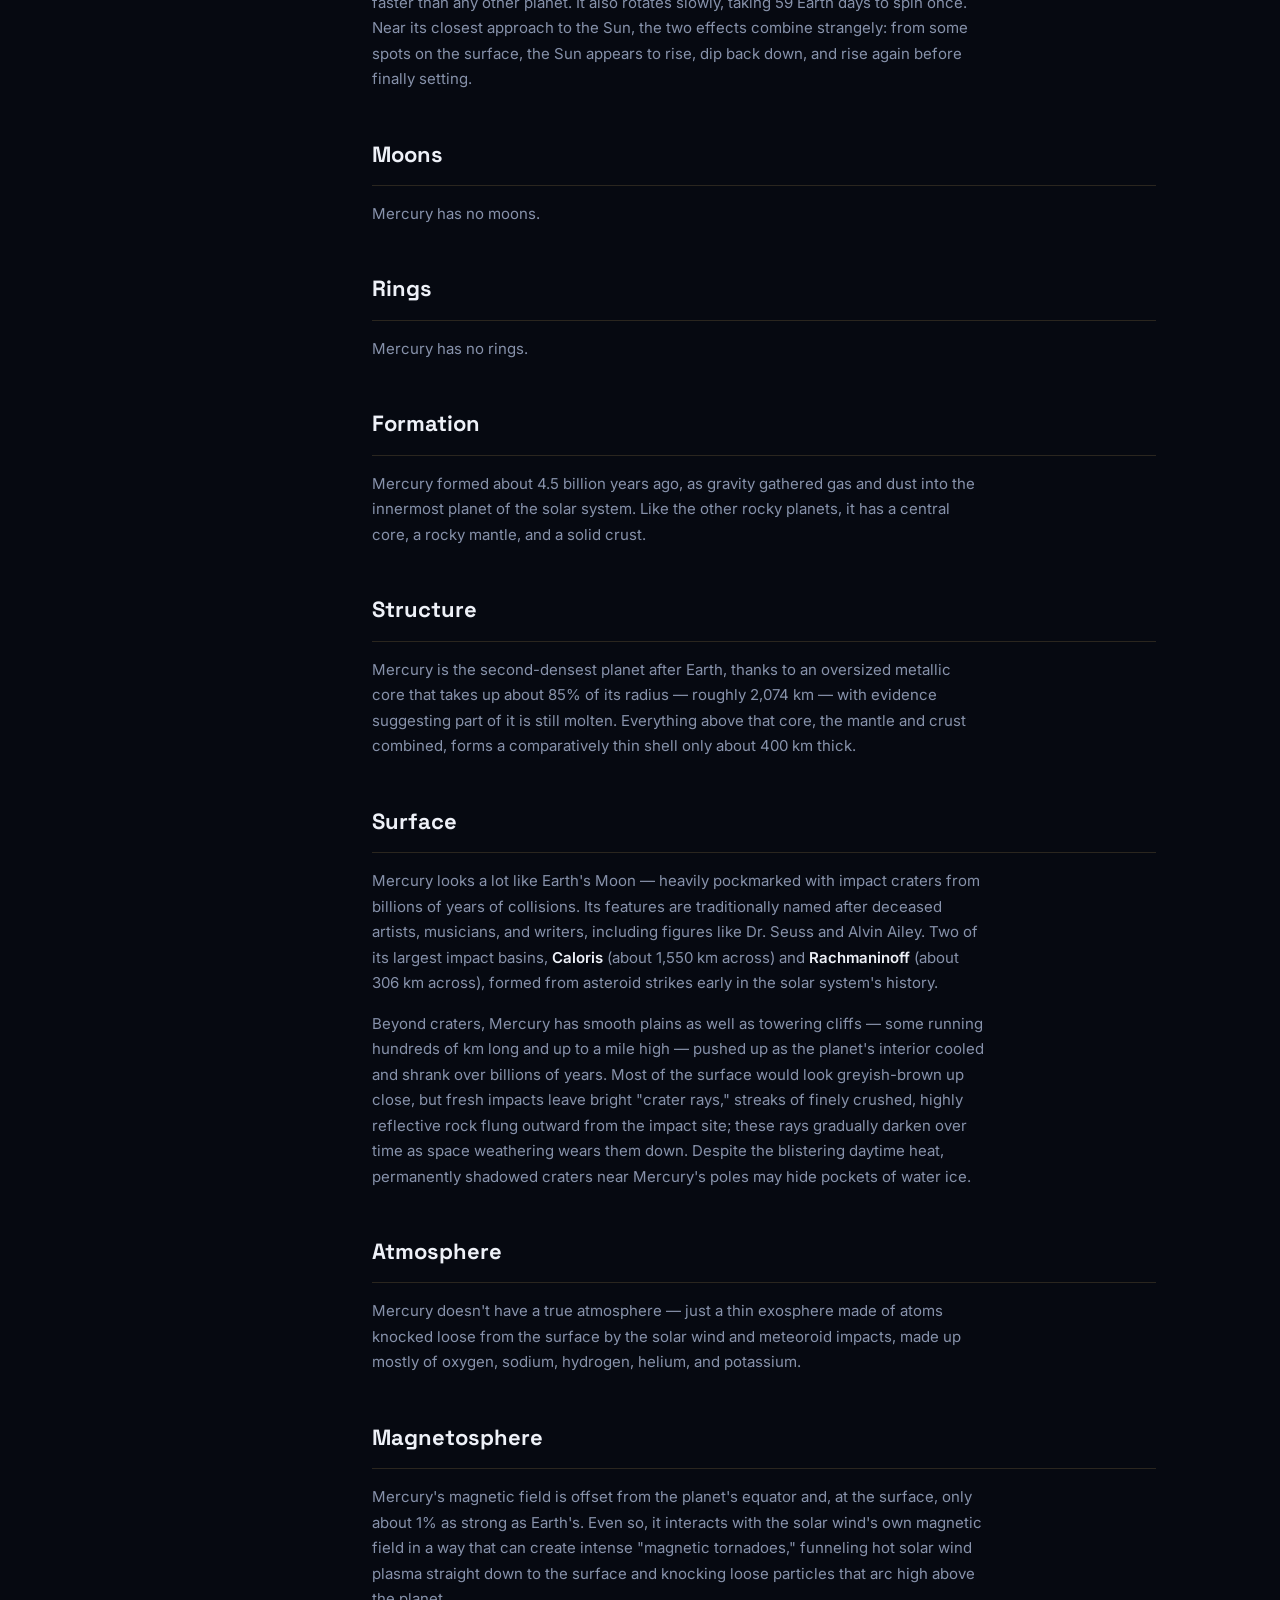
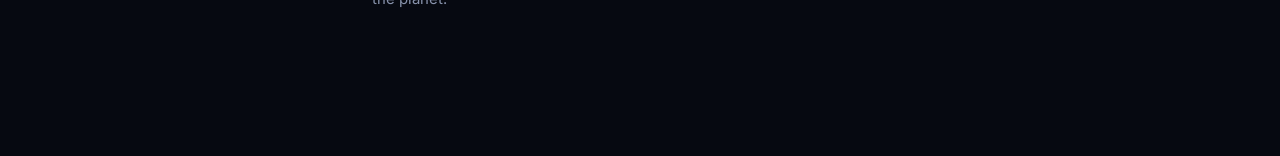
<file: Mercury/mercury.html>
<!doctype html>
<html lang="en">
  <head>
    <meta charset="UTF-8" />
    <meta name="viewport" content="width=device-width, initial-scale=1.0" />
    <title>Mercury — Explore the Universe</title>
    <link rel="preconnect" href="https://fonts.googleapis.com" />
    <link
      href="https://fonts.googleapis.com/css2?family=Space+Grotesk:wght@500;700&family=Inter:wght@400;500;600&display=swap"
      rel="stylesheet"
    />
    <link rel="stylesheet" href="mercury.css" />
  </head>
  <body>
    <header class="hero">
      <div class="hero-stars"></div>
      <div class="planet-visual">
        <div class="sphere"></div>
      </div>
      <h1>Mercury</h1>
      <p class="hero-sub">
        The smallest planet and the fastest — a cratered, airless world of
        extremes just 88 days from sunrise to sunrise
      </p>
    </header>

    <div class="layout">
      <nav class="side-nav" aria-label="Section navigation">
        <a href="#overview">Overview</a>
        <a href="#namesake">Namesake</a>
        <a href="#life">Potential for life</a>
        <a href="#size">Size and distance</a>
        <a href="#orbit">Orbit and rotation</a>
        <a href="#moons">Moons</a>
        <a href="#rings">Rings</a>
        <a href="#formation">Formation</a>
        <a href="#structure">Structure</a>
        <a href="#surface">Surface</a>
        <a href="#atmosphere">Atmosphere</a>
        <a href="#magnetosphere">Magnetosphere</a>
      </nav>

      <main class="content">
        <section id="overview">
          <h2>Overview</h2>
          <p>
            Mercury runs hot and cold in the most extreme way of any planet:
            daytime highs near the Sun can hit 430°C, but with no atmosphere to
            hold onto that heat, nights plunge to around -180°C. Despite sitting
            closest to the Sun, Mercury isn't actually the hottest planet —
            Venus takes that title thanks to its thick, heat-trapping
            atmosphere. What Mercury does hold the record for is speed,
            completing a full orbit around the Sun in just 88 Earth days.
          </p>
        </section>

        <section id="namesake">
          <h2>Namesake</h2>
          <p>
            Mercury is named for the swiftest of the Roman gods — a fitting
            choice for the fastest-moving planet in the solar system.
          </p>
        </section>

        <section id="life">
          <h2>Potential for life</h2>
          <p>
            Between the extreme temperature swings and heavy solar radiation,
            Mercury's environment is about as inhospitable to life as they come.
          </p>
        </section>

        <section id="size">
          <h2>Size and distance</h2>
          <div class="stat-grid">
            <div class="stat">
              <span class="stat-label">Radius</span
              ><span class="stat-value">2,440 km</span
              ><span class="stat-note">a little over 1/3 of Earth's width</span>
            </div>
            <div class="stat">
              <span class="stat-label">Distance from the Sun</span
              ><span class="stat-value">58 million km</span
              ><span class="stat-note">about 0.4 astronomical units</span>
            </div>
            <div class="stat">
              <span class="stat-label">Sunlight travel time</span
              ><span class="stat-value">~3.2 minutes</span
              ><span class="stat-note">from Sun to Mercury</span>
            </div>
          </div>
          <p>
            Scaled down, if Earth were the size of a nickel, Mercury would be
            about the size of a blueberry beside it.
          </p>
        </section>

        <section id="orbit">
          <h2>Orbit and rotation</h2>
          <div class="stat-grid">
            <div class="stat">
              <span class="stat-label">Length of a day</span
              ><span class="stat-value">176 Earth days</span
              ><span class="stat-note">one full sunrise-to-sunrise cycle</span>
            </div>
            <div class="stat">
              <span class="stat-label">Length of a year</span
              ><span class="stat-value">88 Earth days</span
              ><span class="stat-note">the fastest orbit of any planet</span>
            </div>
            <div class="stat">
              <span class="stat-label">Axial tilt</span
              ><span class="stat-value">~2°</span
              ><span class="stat-note">nearly upright — no real seasons</span>
            </div>
          </div>
          <p>
            Mercury's orbit is a stretched-out ellipse, swinging from about 47
            million km to 70 million km from the Sun, and it travels through
            space at nearly 47 km per second — faster than any other planet. It
            also rotates slowly, taking 59 Earth days to spin once. Near its
            closest approach to the Sun, the two effects combine strangely: from
            some spots on the surface, the Sun appears to rise, dip back down,
            and rise again before finally setting.
          </p>
        </section>

        <section id="moons">
          <h2>Moons</h2>
          <p>Mercury has no moons.</p>
        </section>

        <section id="rings">
          <h2>Rings</h2>
          <p>Mercury has no rings.</p>
        </section>

        <section id="formation">
          <h2>Formation</h2>
          <p>
            Mercury formed about 4.5 billion years ago, as gravity gathered gas
            and dust into the innermost planet of the solar system. Like the
            other rocky planets, it has a central core, a rocky mantle, and a
            solid crust.
          </p>
        </section>

        <section id="structure">
          <h2>Structure</h2>
          <p>
            Mercury is the second-densest planet after Earth, thanks to an
            oversized metallic core that takes up about 85% of its radius —
            roughly 2,074 km — with evidence suggesting part of it is still
            molten. Everything above that core, the mantle and crust combined,
            forms a comparatively thin shell only about 400 km thick.
          </p>
        </section>

        <section id="surface">
          <h2>Surface</h2>
          <p>
            Mercury looks a lot like Earth's Moon — heavily pockmarked with
            impact craters from billions of years of collisions. Its features
            are traditionally named after deceased artists, musicians, and
            writers, including figures like Dr. Seuss and Alvin Ailey. Two of
            its largest impact basins, <strong>Caloris</strong> (about 1,550 km
            across) and <strong>Rachmaninoff</strong> (about 306 km across),
            formed from asteroid strikes early in the solar system's history.
          </p>
          <p>
            Beyond craters, Mercury has smooth plains as well as towering cliffs
            — some running hundreds of km long and up to a mile high — pushed up
            as the planet's interior cooled and shrank over billions of years.
            Most of the surface would look greyish-brown up close, but fresh
            impacts leave bright "crater rays," streaks of finely crushed,
            highly reflective rock flung outward from the impact site; these
            rays gradually darken over time as space weathering wears them down.
            Despite the blistering daytime heat, permanently shadowed craters
            near Mercury's poles may hide pockets of water ice.
          </p>
        </section>

        <section id="atmosphere">
          <h2>Atmosphere</h2>
          <p>
            Mercury doesn't have a true atmosphere — just a thin exosphere made
            of atoms knocked loose from the surface by the solar wind and
            meteoroid impacts, made up mostly of oxygen, sodium, hydrogen,
            helium, and potassium.
          </p>
        </section>

        <section id="magnetosphere">
          <h2>Magnetosphere</h2>
          <p>
            Mercury's magnetic field is offset from the planet's equator and, at
            the surface, only about 1% as strong as Earth's. Even so, it
            interacts with the solar wind's own magnetic field in a way that can
            create intense "magnetic tornadoes," funneling hot solar wind plasma
            straight down to the surface and knocking loose particles that arc
            high above the planet.
          </p>
        </section>
      </main>
    </div>
  </body>
</html>
</file>
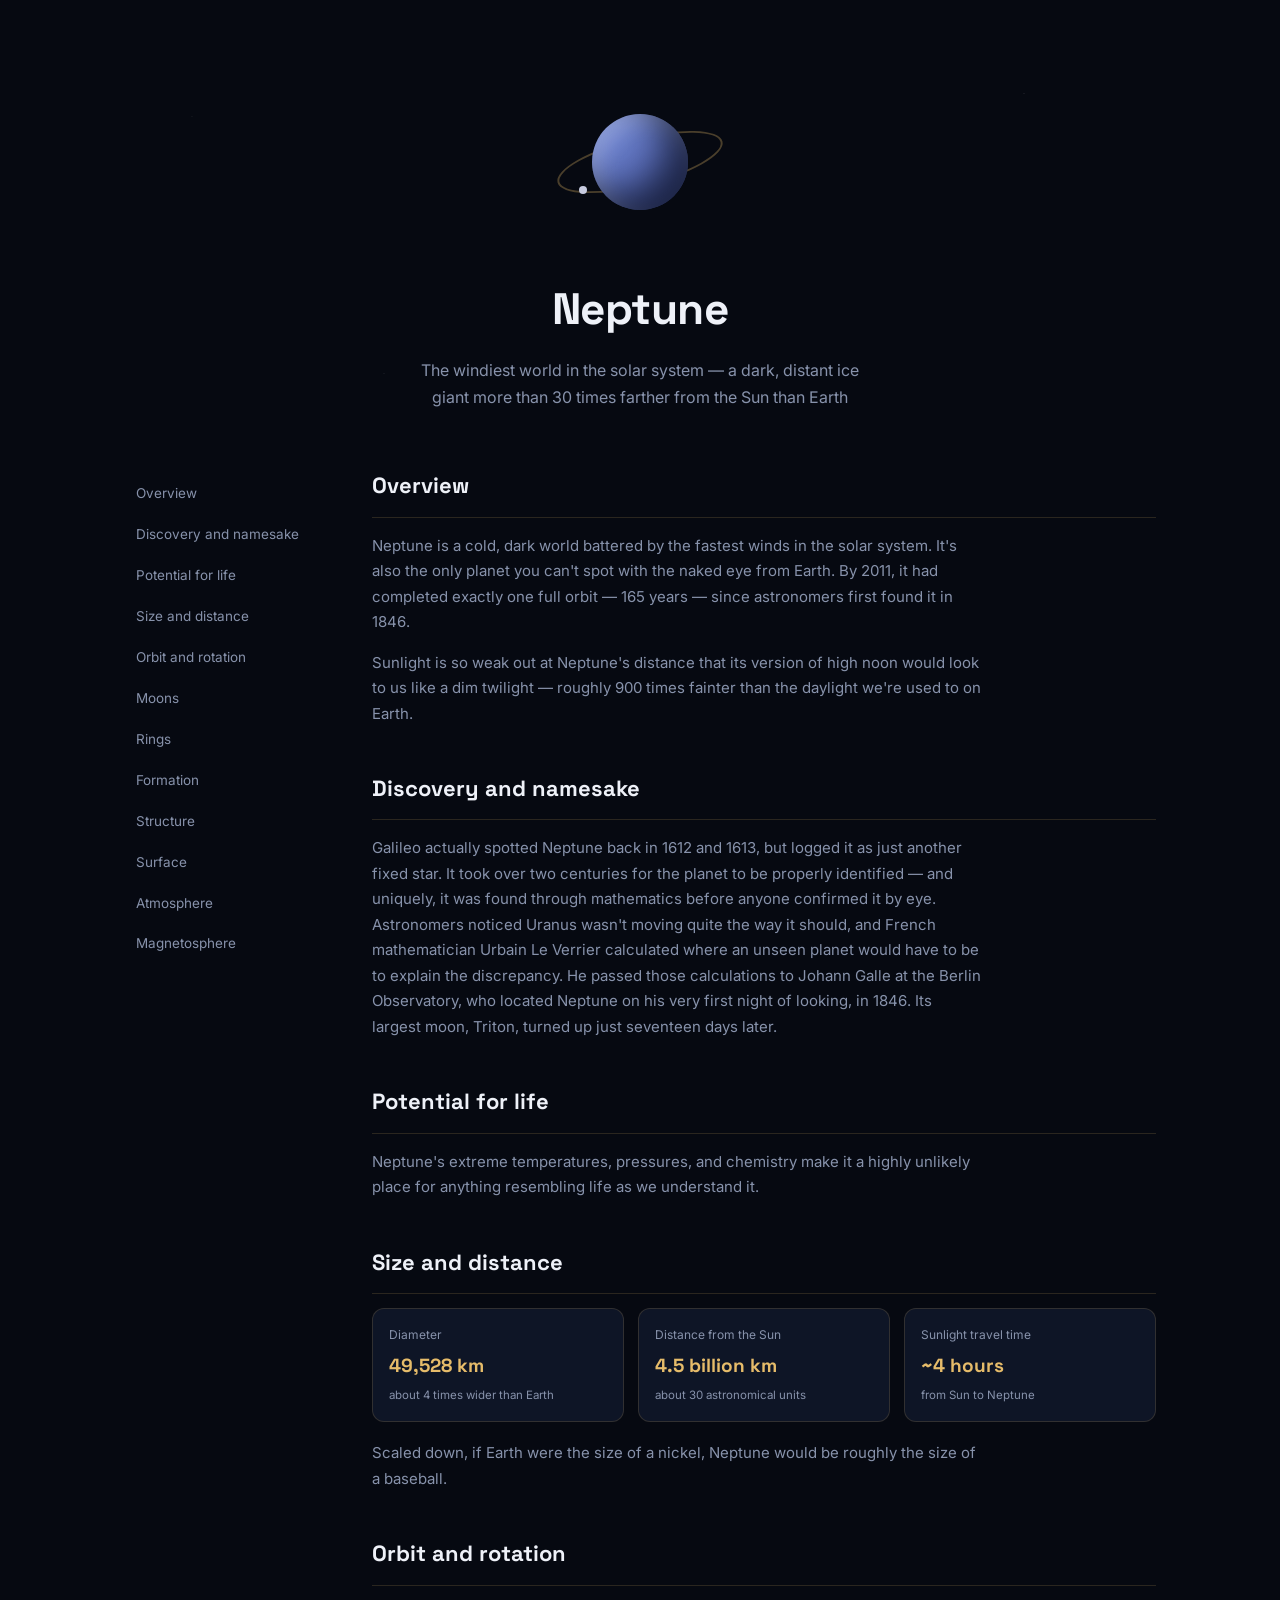
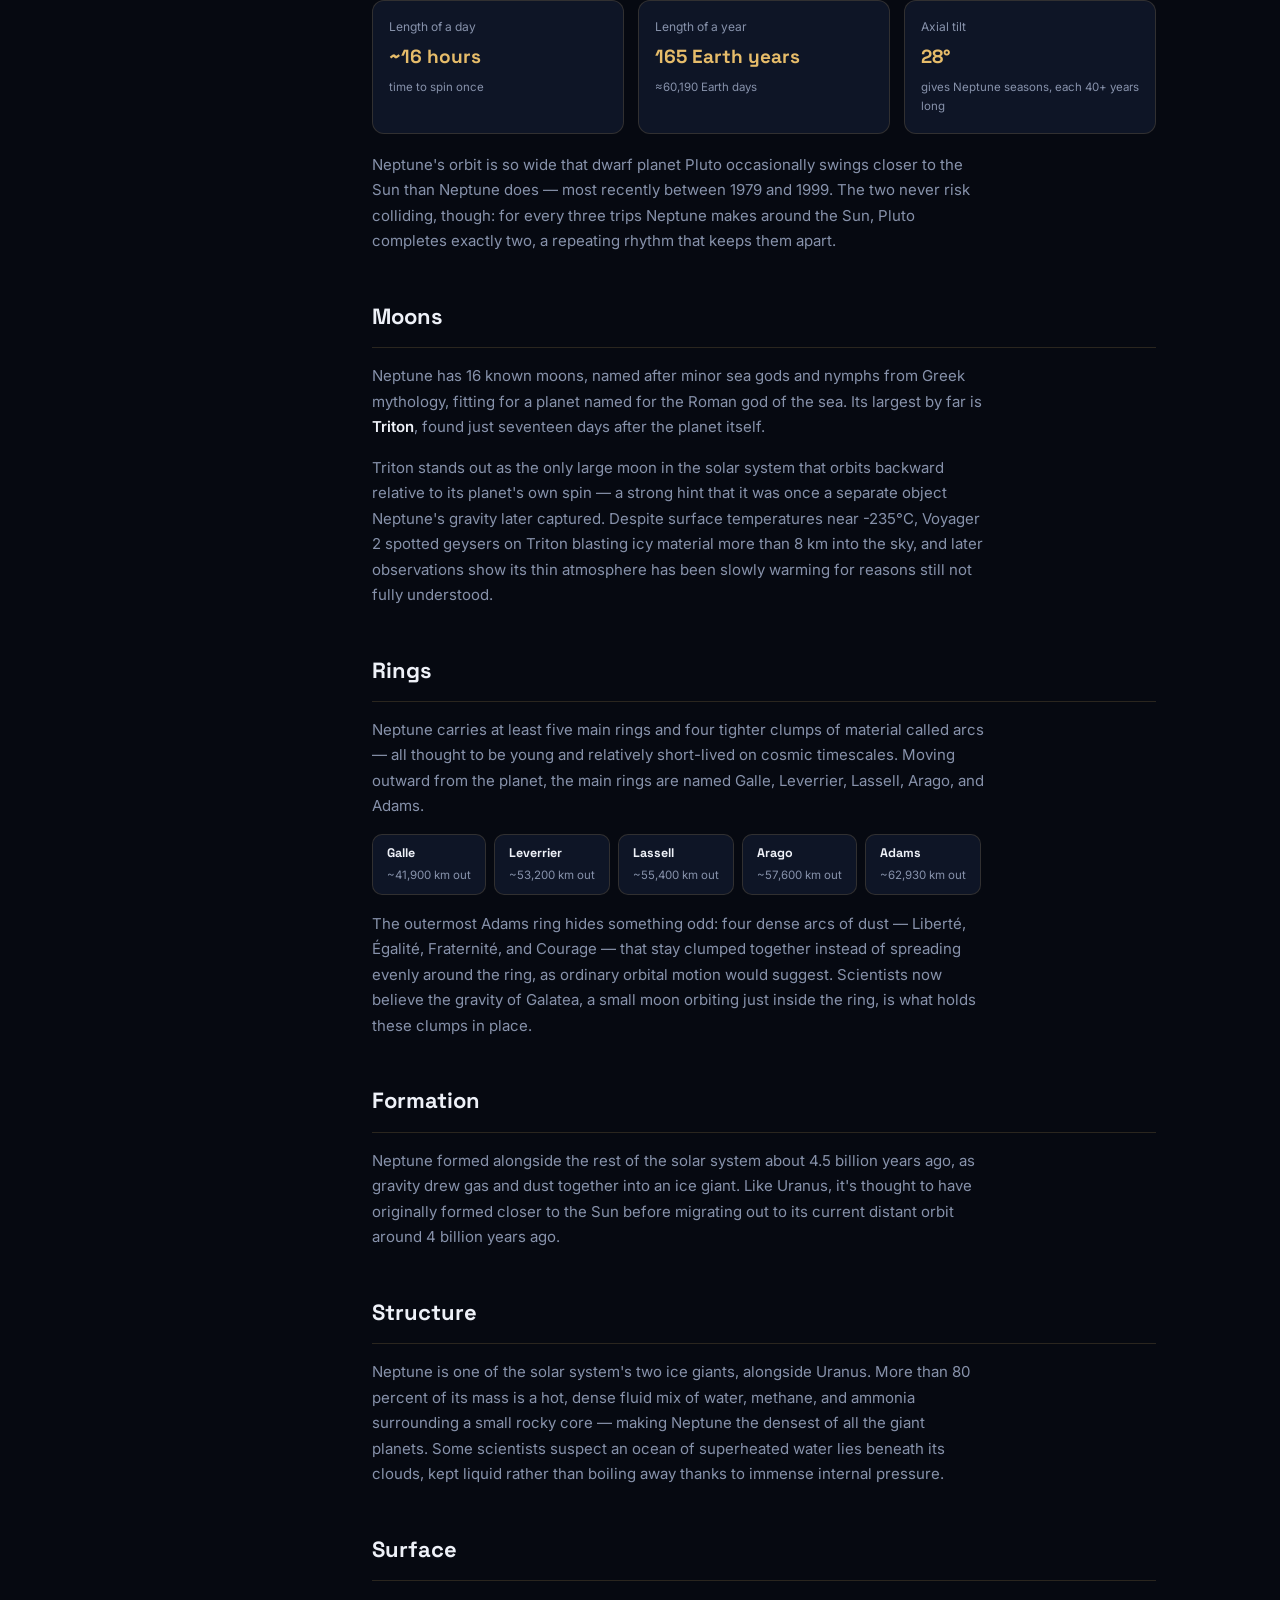
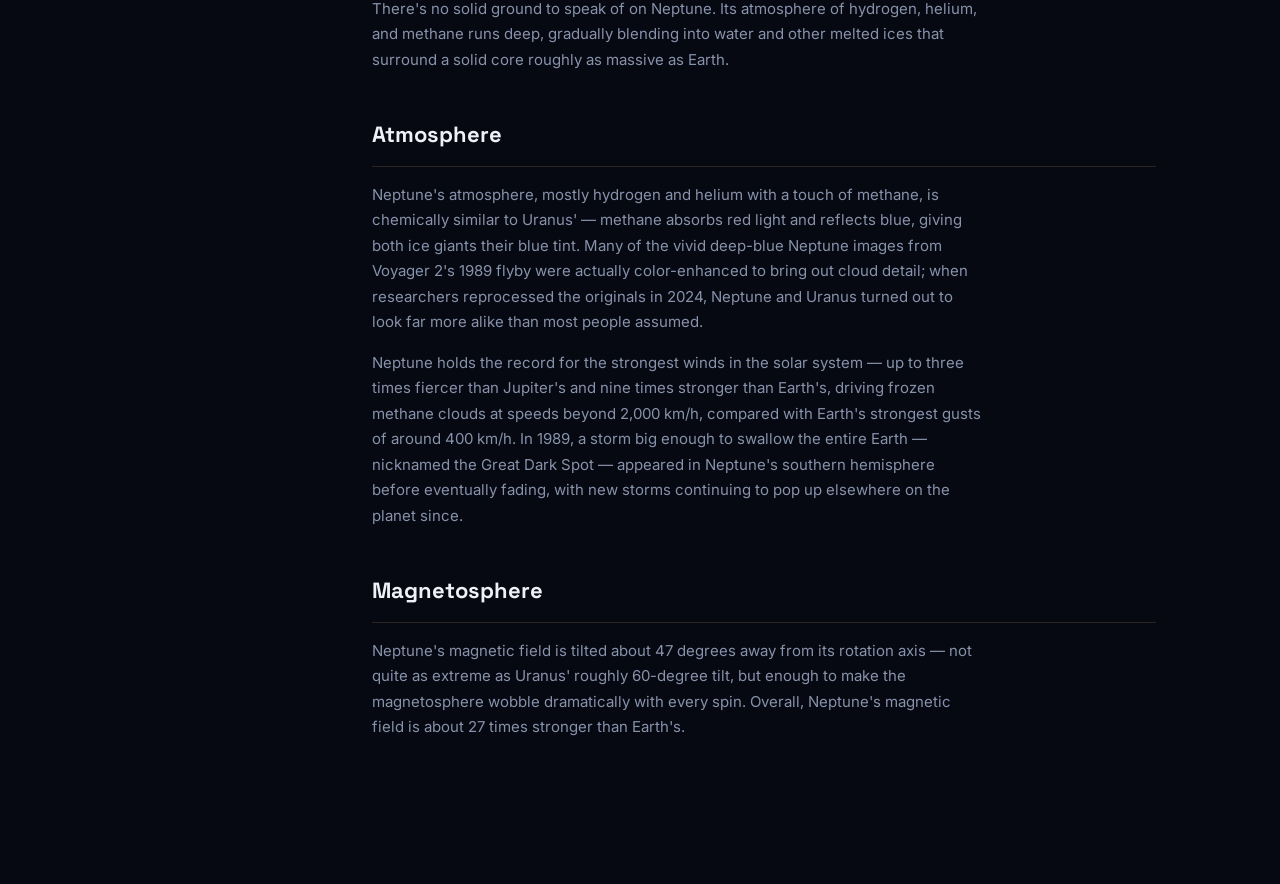
<file: Neptune/neptune.html>
<!doctype html>
<html lang="en">
  <head>
    <meta charset="UTF-8" />
    <meta name="viewport" content="width=device-width, initial-scale=1.0" />
    <title>Neptune — Explore the Universe</title>
    <link rel="preconnect" href="https://fonts.googleapis.com" />
    <link
      href="https://fonts.googleapis.com/css2?family=Space+Grotesk:wght@500;700&family=Inter:wght@400;500;600&display=swap"
      rel="stylesheet"
    />
    <link rel="stylesheet" href="neptune.css" />
  </head>
  <body>
    <header class="hero">
      <div class="hero-stars"></div>
      <div class="planet-visual">
        <div class="ring"></div>
        <div class="sphere"></div>
        <div class="moon moon-triton" title="Triton"></div>
      </div>
      <h1>Neptune</h1>
      <p class="hero-sub">
        The windiest world in the solar system — a dark, distant ice giant more
        than 30 times farther from the Sun than Earth
      </p>
    </header>

    <div class="layout">
      <nav class="side-nav" aria-label="Section navigation">
        <a href="#overview">Overview</a>
        <a href="#discovery">Discovery and namesake</a>
        <a href="#life">Potential for life</a>
        <a href="#size">Size and distance</a>
        <a href="#orbit">Orbit and rotation</a>
        <a href="#moons">Moons</a>
        <a href="#rings">Rings</a>
        <a href="#formation">Formation</a>
        <a href="#structure">Structure</a>
        <a href="#surface">Surface</a>
        <a href="#atmosphere">Atmosphere</a>
        <a href="#magnetosphere">Magnetosphere</a>
      </nav>

      <main class="content">
        <section id="overview">
          <h2>Overview</h2>
          <p>
            Neptune is a cold, dark world battered by the fastest winds in the
            solar system. It's also the only planet you can't spot with the
            naked eye from Earth. By 2011, it had completed exactly one full
            orbit — 165 years — since astronomers first found it in 1846.
          </p>
          <p>
            Sunlight is so weak out at Neptune's distance that its version of
            high noon would look to us like a dim twilight — roughly 900 times
            fainter than the daylight we're used to on Earth.
          </p>
        </section>

        <section id="discovery">
          <h2>Discovery and namesake</h2>
          <p>
            Galileo actually spotted Neptune back in 1612 and 1613, but logged
            it as just another fixed star. It took over two centuries for the
            planet to be properly identified — and uniquely, it was found
            through mathematics before anyone confirmed it by eye. Astronomers
            noticed Uranus wasn't moving quite the way it should, and French
            mathematician Urbain Le Verrier calculated where an unseen planet
            would have to be to explain the discrepancy. He passed those
            calculations to Johann Galle at the Berlin Observatory, who located
            Neptune on his very first night of looking, in 1846. Its largest
            moon, Triton, turned up just seventeen days later.
          </p>
        </section>

        <section id="life">
          <h2>Potential for life</h2>
          <p>
            Neptune's extreme temperatures, pressures, and chemistry make it a
            highly unlikely place for anything resembling life as we understand
            it.
          </p>
        </section>

        <section id="size">
          <h2>Size and distance</h2>
          <div class="stat-grid">
            <div class="stat">
              <span class="stat-label">Diameter</span
              ><span class="stat-value">49,528 km</span
              ><span class="stat-note">about 4 times wider than Earth</span>
            </div>
            <div class="stat">
              <span class="stat-label">Distance from the Sun</span
              ><span class="stat-value">4.5 billion km</span
              ><span class="stat-note">about 30 astronomical units</span>
            </div>
            <div class="stat">
              <span class="stat-label">Sunlight travel time</span
              ><span class="stat-value">~4 hours</span
              ><span class="stat-note">from Sun to Neptune</span>
            </div>
          </div>
          <p>
            Scaled down, if Earth were the size of a nickel, Neptune would be
            roughly the size of a baseball.
          </p>
        </section>

        <section id="orbit">
          <h2>Orbit and rotation</h2>
          <div class="stat-grid">
            <div class="stat">
              <span class="stat-label">Length of a day</span
              ><span class="stat-value">~16 hours</span
              ><span class="stat-note">time to spin once</span>
            </div>
            <div class="stat">
              <span class="stat-label">Length of a year</span
              ><span class="stat-value">165 Earth years</span
              ><span class="stat-note">≈60,190 Earth days</span>
            </div>
            <div class="stat">
              <span class="stat-label">Axial tilt</span
              ><span class="stat-value">28°</span
              ><span class="stat-note"
                >gives Neptune seasons, each 40+ years long</span
              >
            </div>
          </div>
          <p>
            Neptune's orbit is so wide that dwarf planet Pluto occasionally
            swings closer to the Sun than Neptune does — most recently between
            1979 and 1999. The two never risk colliding, though: for every three
            trips Neptune makes around the Sun, Pluto completes exactly two, a
            repeating rhythm that keeps them apart.
          </p>
        </section>

        <section id="moons">
          <h2>Moons</h2>
          <p>
            Neptune has 16 known moons, named after minor sea gods and nymphs
            from Greek mythology, fitting for a planet named for the Roman god
            of the sea. Its largest by far is <strong>Triton</strong>, found
            just seventeen days after the planet itself.
          </p>
          <p>
            Triton stands out as the only large moon in the solar system that
            orbits backward relative to its planet's own spin — a strong hint
            that it was once a separate object Neptune's gravity later captured.
            Despite surface temperatures near -235°C, Voyager 2 spotted geysers
            on Triton blasting icy material more than 8 km into the sky, and
            later observations show its thin atmosphere has been slowly warming
            for reasons still not fully understood.
          </p>
        </section>

        <section id="rings">
          <h2>Rings</h2>
          <p>
            Neptune carries at least five main rings and four tighter clumps of
            material called arcs — all thought to be young and relatively
            short-lived on cosmic timescales. Moving outward from the planet,
            the main rings are named Galle, Leverrier, Lassell, Arago, and
            Adams.
          </p>
          <div class="ring-list">
            <div class="ring-item">
              <span>Galle</span><span>~41,900 km out</span>
            </div>
            <div class="ring-item">
              <span>Leverrier</span><span>~53,200 km out</span>
            </div>
            <div class="ring-item">
              <span>Lassell</span><span>~55,400 km out</span>
            </div>
            <div class="ring-item">
              <span>Arago</span><span>~57,600 km out</span>
            </div>
            <div class="ring-item">
              <span>Adams</span><span>~62,930 km out</span>
            </div>
          </div>
          <p>
            The outermost Adams ring hides something odd: four dense arcs of
            dust — Liberté, Égalité, Fraternité, and Courage — that stay clumped
            together instead of spreading evenly around the ring, as ordinary
            orbital motion would suggest. Scientists now believe the gravity of
            Galatea, a small moon orbiting just inside the ring, is what holds
            these clumps in place.
          </p>
        </section>

        <section id="formation">
          <h2>Formation</h2>
          <p>
            Neptune formed alongside the rest of the solar system about 4.5
            billion years ago, as gravity drew gas and dust together into an ice
            giant. Like Uranus, it's thought to have originally formed closer to
            the Sun before migrating out to its current distant orbit around 4
            billion years ago.
          </p>
        </section>

        <section id="structure">
          <h2>Structure</h2>
          <p>
            Neptune is one of the solar system's two ice giants, alongside
            Uranus. More than 80 percent of its mass is a hot, dense fluid mix
            of water, methane, and ammonia surrounding a small rocky core —
            making Neptune the densest of all the giant planets. Some scientists
            suspect an ocean of superheated water lies beneath its clouds, kept
            liquid rather than boiling away thanks to immense internal pressure.
          </p>
        </section>

        <section id="surface">
          <h2>Surface</h2>
          <p>
            There's no solid ground to speak of on Neptune. Its atmosphere of
            hydrogen, helium, and methane runs deep, gradually blending into
            water and other melted ices that surround a solid core roughly as
            massive as Earth.
          </p>
        </section>

        <section id="atmosphere">
          <h2>Atmosphere</h2>
          <p>
            Neptune's atmosphere, mostly hydrogen and helium with a touch of
            methane, is chemically similar to Uranus' — methane absorbs red
            light and reflects blue, giving both ice giants their blue tint.
            Many of the vivid deep-blue Neptune images from Voyager 2's 1989
            flyby were actually color-enhanced to bring out cloud detail; when
            researchers reprocessed the originals in 2024, Neptune and Uranus
            turned out to look far more alike than most people assumed.
          </p>
          <p>
            Neptune holds the record for the strongest winds in the solar system
            — up to three times fiercer than Jupiter's and nine times stronger
            than Earth's, driving frozen methane clouds at speeds beyond 2,000
            km/h, compared with Earth's strongest gusts of around 400 km/h. In
            1989, a storm big enough to swallow the entire Earth — nicknamed the
            Great Dark Spot — appeared in Neptune's southern hemisphere before
            eventually fading, with new storms continuing to pop up elsewhere on
            the planet since.
          </p>
        </section>

        <section id="magnetosphere">
          <h2>Magnetosphere</h2>
          <p>
            Neptune's magnetic field is tilted about 47 degrees away from its
            rotation axis — not quite as extreme as Uranus' roughly 60-degree
            tilt, but enough to make the magnetosphere wobble dramatically with
            every spin. Overall, Neptune's magnetic field is about 27 times
            stronger than Earth's.
          </p>
        </section>
      </main>
    </div>
  </body>
</html>
</file>
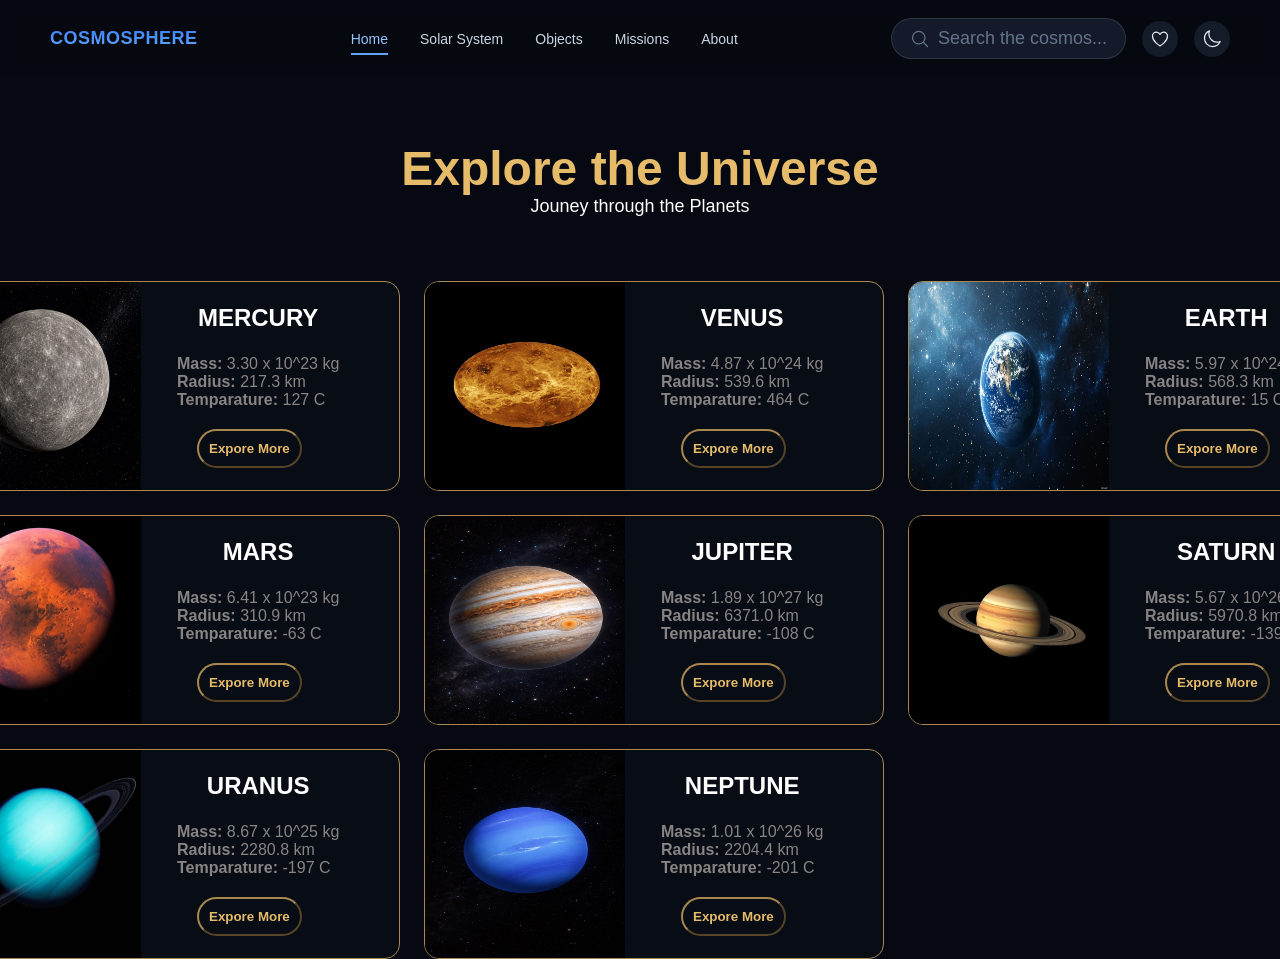
<file: planets/planet.html>
<!doctype html>
<html lang="en">
  <head>
    <meta charset="UTF-8" />
    <meta name="viewport" content="width=device-width, initial-scale=1.0" />
    <title>Planet</title>
    <link rel="stylesheet" href="planet.css" />
  </head>
  <body>
    <nav class="navbar">
      <div class="logo"><span>COSMOSPHERE</span></div>
      <ul class="nav-links">
        <li><a href="#" class="active home">Home</a></li>
        <li><a href="#">Solar System</a></li>
        <li><a href="#">Objects</a></li>
        <li><a href="#">Missions</a></li>
        <li><a href="#">About</a></li>
      </ul>
      <div class="nav-icons">
        <div class="search-box">
          <svg
            class="nav-icon"
            xmlns="http://www.w3.org/2000/svg"
            fill="none"
            viewBox="0 0 24 24"
            stroke-width="1.5"
            stroke="currentColor"
            class="size-6"
          >
            <path
              stroke-linecap="round"
              stroke-linejoin="round"
              d="m21 21-5.197-5.197m0 0A7.5 7.5 0 1 0 5.196 5.196a7.5 7.5 0 0 0 10.607 10.607Z"
            />
          </svg>

          <p>Search the cosmos...</p>
        </div>
        <div class="icon-btn">
          <svg
            class="nav-icon"
            xmlns="http://www.w3.org/2000/svg"
            fill="none"
            viewBox="0 0 24 24"
            stroke-width="1.5"
            stroke="currentColor"
            class="size-6"
          >
            <path
              stroke-linecap="round"
              stroke-linejoin="round"
              d="M21 8.25c0-2.485-2.099-4.5-4.688-4.5-1.935 0-3.597 1.126-4.312 2.733-.715-1.607-2.377-2.733-4.313-2.733C5.1 3.75 3 5.765 3 8.25c0 7.22 9 12 9 12s9-4.78 9-12Z"
            />
          </svg>
        </div>
        <div class="icon-btn">
          <svg
            class="nav-icon"
            xmlns="http://www.w3.org/2000/svg"
            fill="none"
            viewBox="0 0 24 24"
            stroke-width="1.5"
            stroke="currentColor"
            class="size-6"
          >
            <path
              stroke-linecap="round"
              stroke-linejoin="round"
              d="M21.752 15.002A9.72 9.72 0 0 1 18 15.75c-5.385 0-9.75-4.365-9.75-9.75 0-1.33.266-2.597.748-3.752A9.753 9.753 0 0 0 3 11.25C3 16.635 7.365 21 12.75 21a9.753 9.753 0 0 0 9.002-5.998Z"
            />
          </svg>
        </div>
      </div>
    </nav>

    <!-- -------------------------------------- -->
    <section class="planet">
      <h1>Explore the Universe</h1>
      <p>Jouney through the Planets</p>
      <div class="whole-container">
        <div class="planet-container">
          <div class="planet-card">
            <img src="../assets/img/murcury.jpg" alt="" />
            <div class="planet-info">
              <h3>MERCURY</h3>
              <p><strong>Mass: </strong>3.30 x 10^23 kg</p>
              <p><strong>Radius: </strong>217.3 km</p>
              <p><strong>Temparature: </strong>127 C</p>
              <button>Expore More</button>
              <!-- <p><strong>Distance from Sun: </strong>57.9 milliom km</p> -->
            </div>
          </div>
          <div class="planet-card">
            <img src="../assets/img/venus.jpg" alt="" />
            <div class="planet-info">
              <h3>VENUS</h3>
              <p><strong>Mass: </strong>4.87 x 10^24 kg</p>
              <p><strong>Radius: </strong>539.6 km</p>
              <p><strong>Temparature: </strong>464 C</p>
              <button>Expore More</button>
              <!-- <p><strong>Distance from Sun: </strong>57.9 milliom km</p> -->
            </div>
          </div>
          <div class="planet-card">
            <img src="../assets/img/earth3.jpg" alt="" />
            <div class="planet-info">
              <h3>EARTH</h3>
              <p><strong>Mass: </strong>5.97 x 10^24 kg</p>
              <p><strong>Radius: </strong>568.3 km</p>
              <p><strong>Temparature: </strong>15 C</p>
              <button>Expore More</button>
              <!-- <p><strong>Distance from Sun: </strong>57.9 milliom km</p> -->
            </div>
          </div>
          <div class="planet-card mars-card">
            <img src="../assets/img/mars.jpg" alt="" />
            <div class="planet-info">
              <h3>MARS</h3>
              <p><strong>Mass: </strong>6.41 x 10^23 kg</p>
              <p><strong>Radius: </strong>310.9 km</p>
              <p><strong>Temparature: </strong>-63 C</p>
              <button>Expore More</button>
              <!-- <p><strong>Distance from Sun: </strong>57.9 milliom km</p> -->
            </div>
          </div>
          <div class="planet-card">
            <img src="../assets/img/jupiter.jpg" alt="" />
            <div class="planet-info">
              <h3>JUPITER</h3>
              <p><strong>Mass: </strong>1.89 x 10^27 kg</p>
              <p><strong>Radius: </strong>6371.0 km</p>
              <p><strong>Temparature: </strong>-108 C</p>
              <button>Expore More</button>
              <!-- <p><strong>Distance from Sun: </strong>57.9 milliom km</p> -->
            </div>
          </div>
          <div class="planet-card saturn-card">
            <img src="../assets/img/saturn.jpg" alt="" />
            <div class="planet-info">
              <h3>SATURN</h3>
              <p><strong>Mass: </strong>5.67 x 10^26 kg</p>
              <p><strong>Radius: </strong>5970.8 km</p>
              <p><strong>Temparature: </strong>-139 C</p>
              <button>Expore More</button>
              <!-- <p><strong>Distance from Sun: </strong>57.9 milliom km</p> -->
            </div>
          </div>
          <div class="planet-card">
            <img src="../assets/img/uranus.jpg" alt="" />
            <div class="planet-info">
              <h3>URANUS</h3>
              <p><strong>Mass: </strong>8.67 x 10^25 kg</p>
              <p><strong>Radius: </strong>2280.8 km</p>
              <p><strong>Temparature: </strong>-197 C</p>
              <button>Expore More</button>
              <!-- <p><strong>Distance from Sun: </strong>57.9 milliom km</p> -->
            </div>
          </div>
          <div class="planet-card naptune-card">
            <img src="../assets/img/neptune.jpg" alt="" />
            <div class="planet-info">
              <h3>NEPTUNE</h3>
              <p><strong>Mass: </strong>1.01 x 10^26 kg</p>
              <p><strong>Radius: </strong>2204.4 km</p>
              <p><strong>Temparature: </strong> -201 C</p>
              <button>Expore More</button>
              <!-- <p><strong>Distance from Sun: </strong>57.9 milliom km</p> -->
            </div>
          </div>
        </div>
      </div>
    </section>

    <script src="planet.js"></script>
  </body>
</html>
</file>
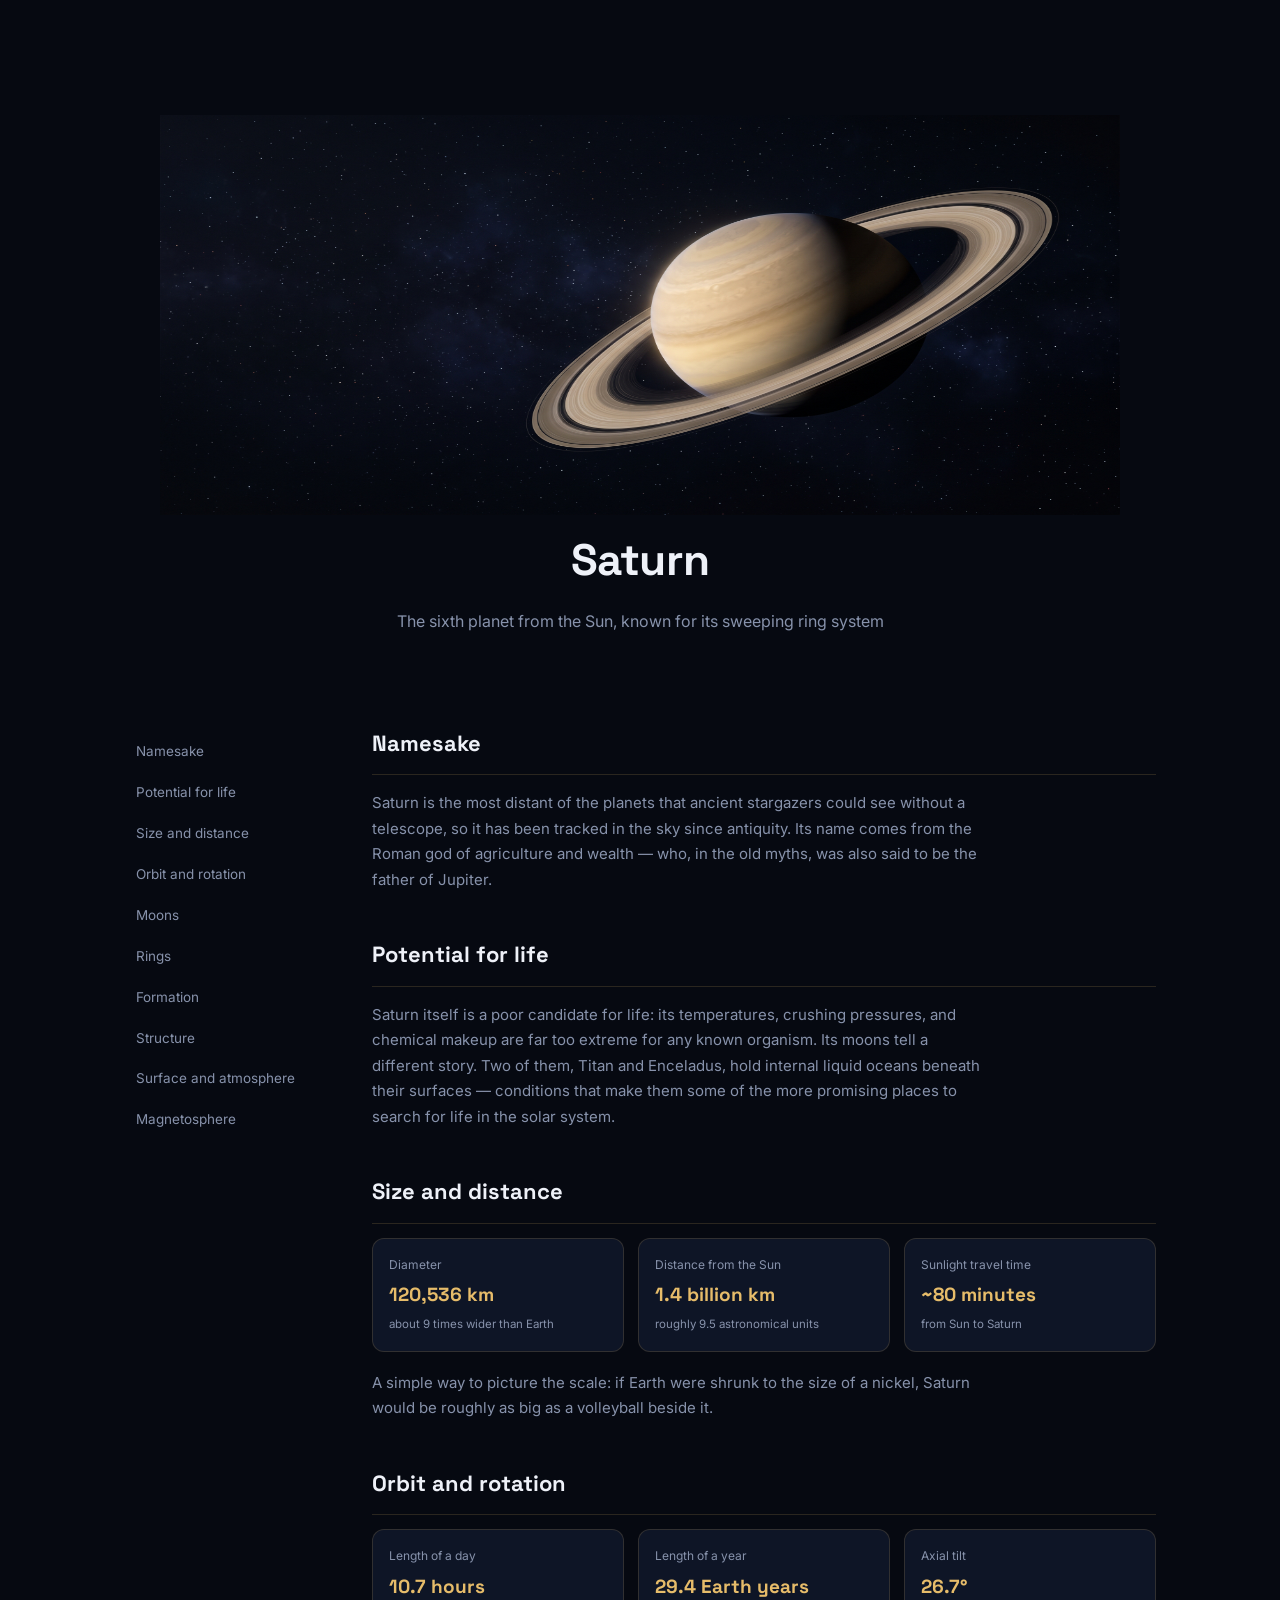
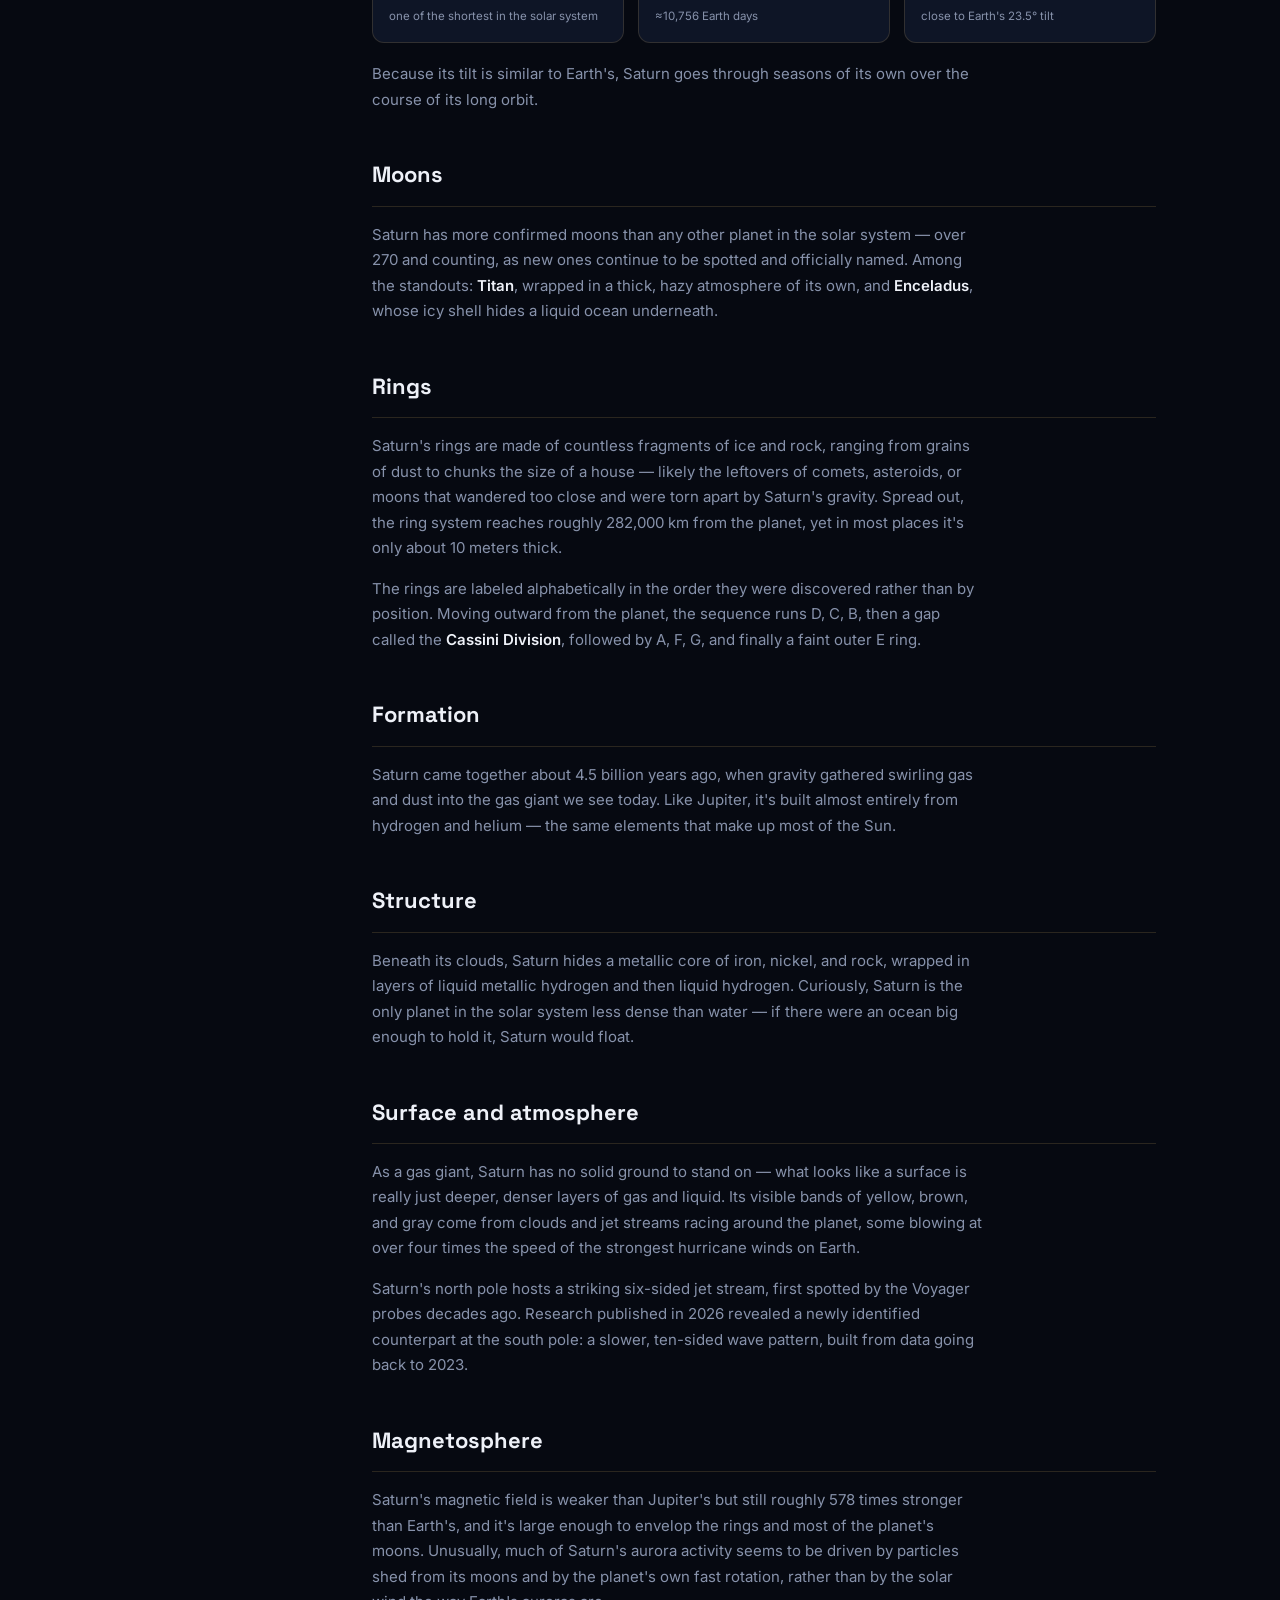
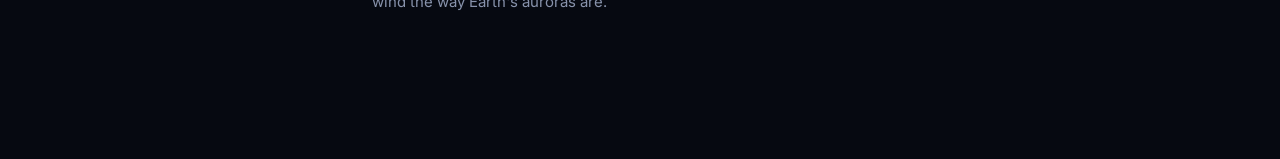
<file: saturn/saturn.html>
<!doctype html>
<html lang="en">
  <head>
    <meta charset="UTF-8" />
    <meta name="viewport" content="width=device-width, initial-scale=1.0" />
    <title>Saturn — Explore the Universe</title>
    <link rel="preconnect" href="https://fonts.googleapis.com" />
    <link
      href="https://fonts.googleapis.com/css2?family=Space+Grotesk:wght@500;700&family=Inter:wght@400;500;600&display=swap"
      rel="stylesheet"
    />
    <link rel="stylesheet" href="saturn.css" />
  </head>
  <body>
    <header class="hero">
      <div class="hero-stars"></div>
      <!-- <div class="planet-visual">
        <div class="ring"></div>
        <div class="sphere"></div>
      </div> -->
      <img src="./saturn-large.jpg" alt="" />
      <h1>Saturn</h1>
      <p class="hero-sub">
        The sixth planet from the Sun, known for its sweeping ring system
      </p>
    </header>

    <div class="layout">
      <nav class="side-nav" aria-label="Section navigation">
        <a href="#namesake">Namesake</a>
        <a href="#life">Potential for life</a>
        <a href="#same">Size and distance</a>
        <a href="#orbit">Orbit and rotation</a>
        <a href="#moons">Moons</a>
        <a href="#rings">Rings</a>
        <a href="#formation">Formation</a>
        <a href="#structure">Structure</a>
        <a href="#atmosphere">Surface and atmosphere</a>
        <a href="#magnetosphere">Magnetosphere</a>
      </nav>

      <main class="content">
        <section id="namesake">
          <h2>Namesake</h2>
          <p>
            Saturn is the most distant of the planets that ancient stargazers
            could see without a telescope, so it has been tracked in the sky
            since antiquity. Its name comes from the Roman god of agriculture
            and wealth — who, in the old myths, was also said to be the father
            of Jupiter.
          </p>
        </section>

        <section id="life">
          <h2>Potential for life</h2>
          <p>
            Saturn itself is a poor candidate for life: its temperatures,
            crushing pressures, and chemical makeup are far too extreme for any
            known organism. Its moons tell a different story. Two of them, Titan
            and Enceladus, hold internal liquid oceans beneath their surfaces —
            conditions that make them some of the more promising places to
            search for life in the solar system.
          </p>
        </section>

        <section id="same">
          <h2>Size and distance</h2>
          <div class="stat-grid">
            <div class="stat">
              <span class="stat-label">Diameter</span
              ><span class="stat-value">120,536 km</span
              ><span class="stat-note">about 9 times wider than Earth</span>
            </div>
            <div class="stat">
              <span class="stat-label">Distance from the Sun</span
              ><span class="stat-value">1.4 billion km</span
              ><span class="stat-note">roughly 9.5 astronomical units</span>
            </div>
            <div class="stat">
              <span class="stat-label">Sunlight travel time</span
              ><span class="stat-value">~80 minutes</span
              ><span class="stat-note">from Sun to Saturn</span>
            </div>
          </div>
          <p>
            A simple way to picture the scale: if Earth were shrunk to the size
            of a nickel, Saturn would be roughly as big as a volleyball beside
            it.
          </p>
        </section>

        <section id="orbit">
          <h2>Orbit and rotation</h2>
          <div class="stat-grid">
            <div class="stat">
              <span class="stat-label">Length of a day</span
              ><span class="stat-value">10.7 hours</span
              ><span class="stat-note"
                >one of the shortest in the solar system</span
              >
            </div>
            <div class="stat">
              <span class="stat-label">Length of a year</span
              ><span class="stat-value">29.4 Earth years</span
              ><span class="stat-note">≈10,756 Earth days</span>
            </div>
            <div class="stat">
              <span class="stat-label">Axial tilt</span
              ><span class="stat-value">26.7°</span
              ><span class="stat-note">close to Earth's 23.5° tilt</span>
            </div>
          </div>
          <p>
            Because its tilt is similar to Earth's, Saturn goes through seasons
            of its own over the course of its long orbit.
          </p>
        </section>

        <section id="moons">
          <h2>Moons</h2>
          <p>
            Saturn has more confirmed moons than any other planet in the solar
            system — over 270 and counting, as new ones continue to be spotted
            and officially named. Among the standouts: <strong>Titan</strong>,
            wrapped in a thick, hazy atmosphere of its own, and
            <strong>Enceladus</strong>, whose icy shell hides a liquid ocean
            underneath.
          </p>
        </section>

        <section id="rings">
          <h2>Rings</h2>
          <p>
            Saturn's rings are made of countless fragments of ice and rock,
            ranging from grains of dust to chunks the size of a house — likely
            the leftovers of comets, asteroids, or moons that wandered too close
            and were torn apart by Saturn's gravity. Spread out, the ring system
            reaches roughly 282,000 km from the planet, yet in most places it's
            only about 10 meters thick.
          </p>
          <p>
            The rings are labeled alphabetically in the order they were
            discovered rather than by position. Moving outward from the planet,
            the sequence runs D, C, B, then a gap called the
            <strong>Cassini Division</strong>, followed by A, F, G, and finally
            a faint outer E ring.
          </p>
        </section>

        <section id="formation">
          <h2>Formation</h2>
          <p>
            Saturn came together about 4.5 billion years ago, when gravity
            gathered swirling gas and dust into the gas giant we see today. Like
            Jupiter, it's built almost entirely from hydrogen and helium — the
            same elements that make up most of the Sun.
          </p>
        </section>

        <section id="structure">
          <h2>Structure</h2>
          <p>
            Beneath its clouds, Saturn hides a metallic core of iron, nickel,
            and rock, wrapped in layers of liquid metallic hydrogen and then
            liquid hydrogen. Curiously, Saturn is the only planet in the solar
            system less dense than water — if there were an ocean big enough to
            hold it, Saturn would float.
          </p>
        </section>

        <section id="atmosphere">
          <h2>Surface and atmosphere</h2>
          <p>
            As a gas giant, Saturn has no solid ground to stand on — what looks
            like a surface is really just deeper, denser layers of gas and
            liquid. Its visible bands of yellow, brown, and gray come from
            clouds and jet streams racing around the planet, some blowing at
            over four times the speed of the strongest hurricane winds on Earth.
          </p>
          <p>
            Saturn's north pole hosts a striking six-sided jet stream, first
            spotted by the Voyager probes decades ago. Research published in
            2026 revealed a newly identified counterpart at the south pole: a
            slower, ten-sided wave pattern, built from data going back to 2023.
          </p>
        </section>

        <section id="magnetosphere">
          <h2>Magnetosphere</h2>
          <p>
            Saturn's magnetic field is weaker than Jupiter's but still roughly
            578 times stronger than Earth's, and it's large enough to envelop
            the rings and most of the planet's moons. Unusually, much of
            Saturn's aurora activity seems to be driven by particles shed from
            its moons and by the planet's own fast rotation, rather than by the
            solar wind the way Earth's auroras are.
          </p>
        </section>
      </main>
    </div>
  </body>
</html>
</file>
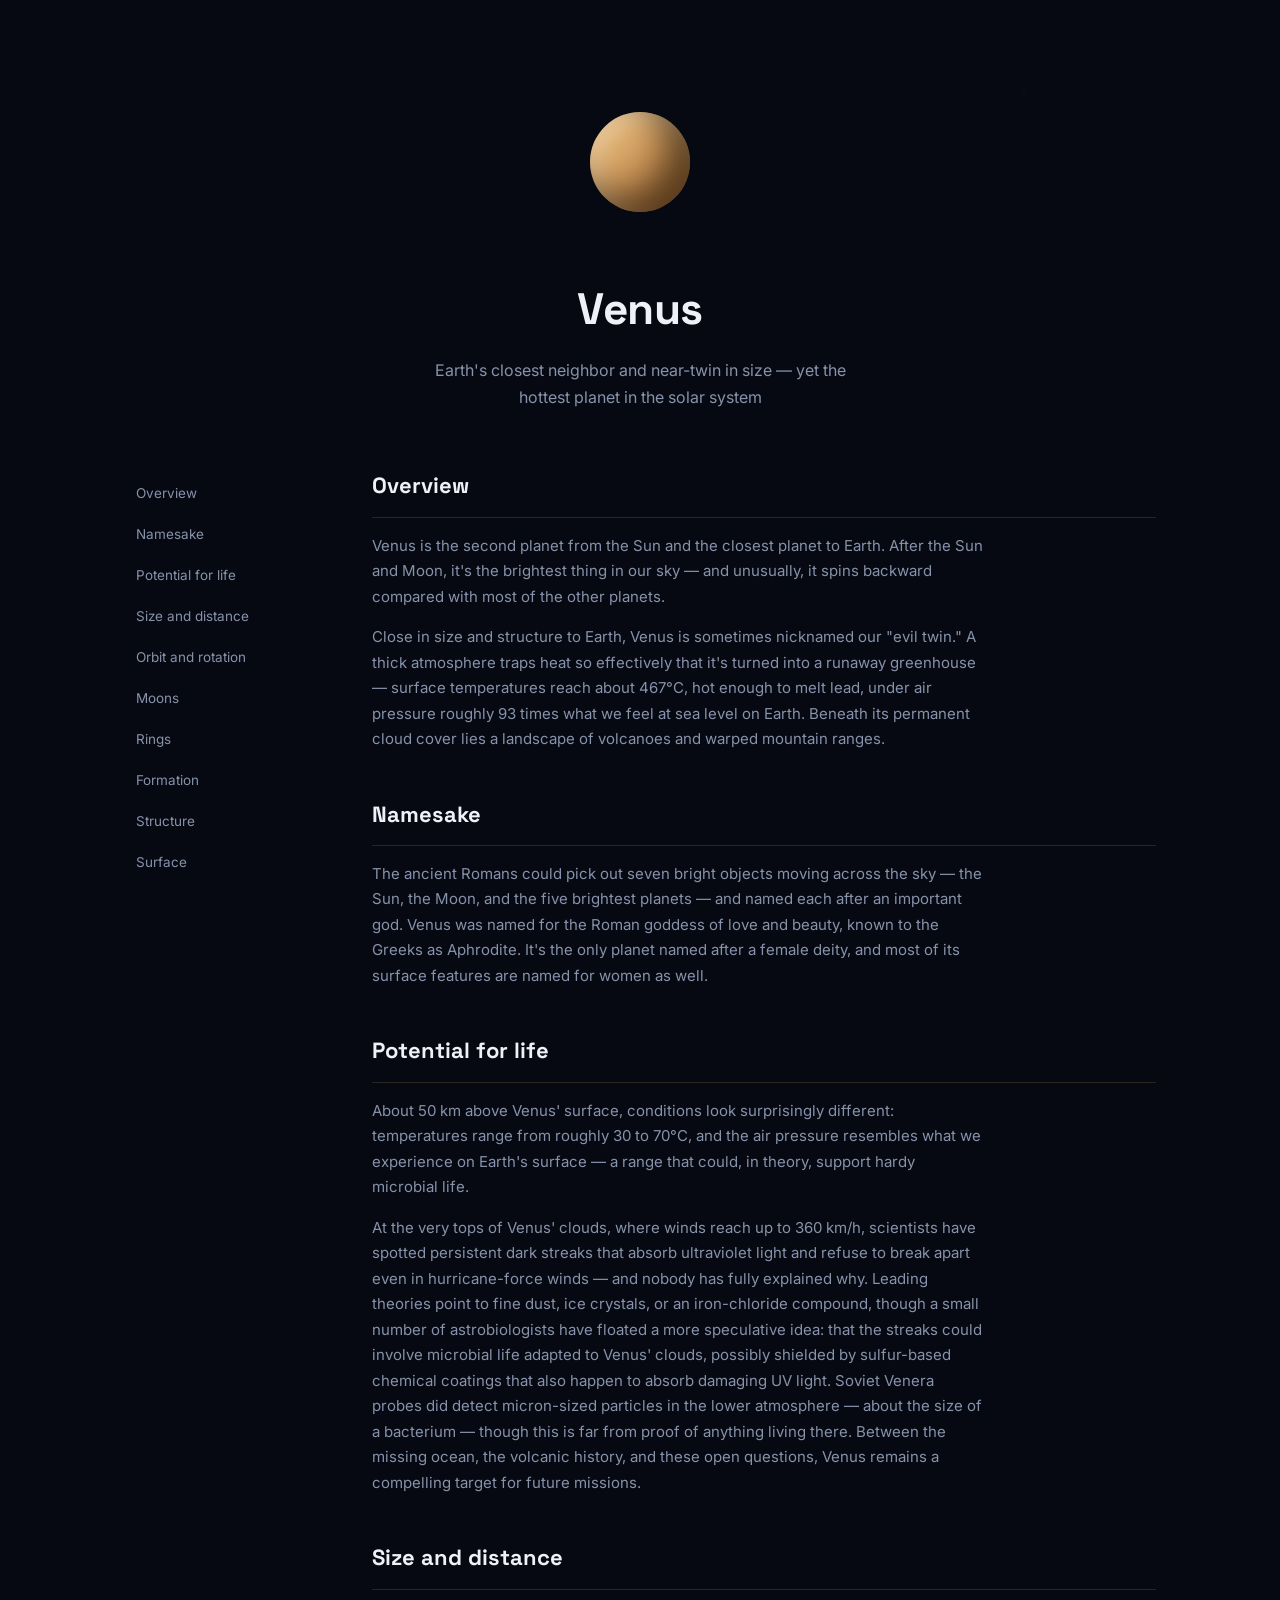
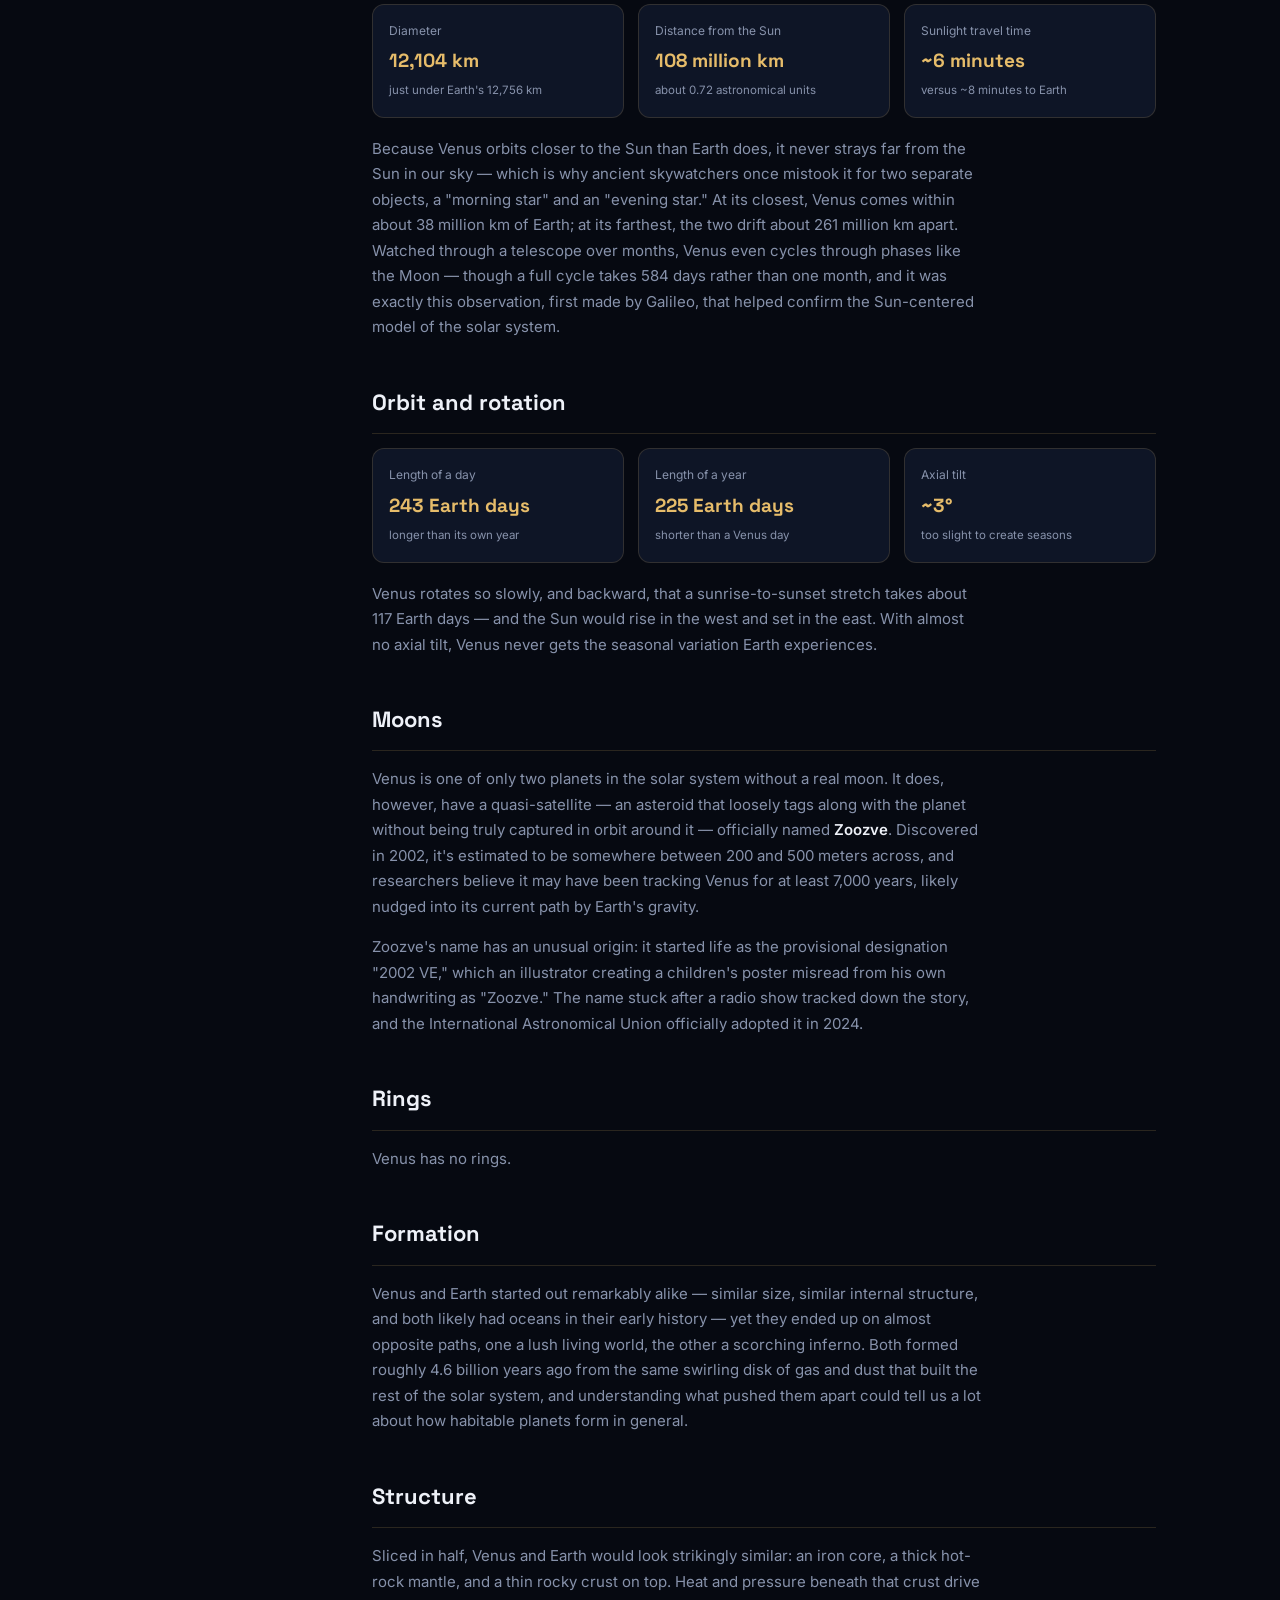
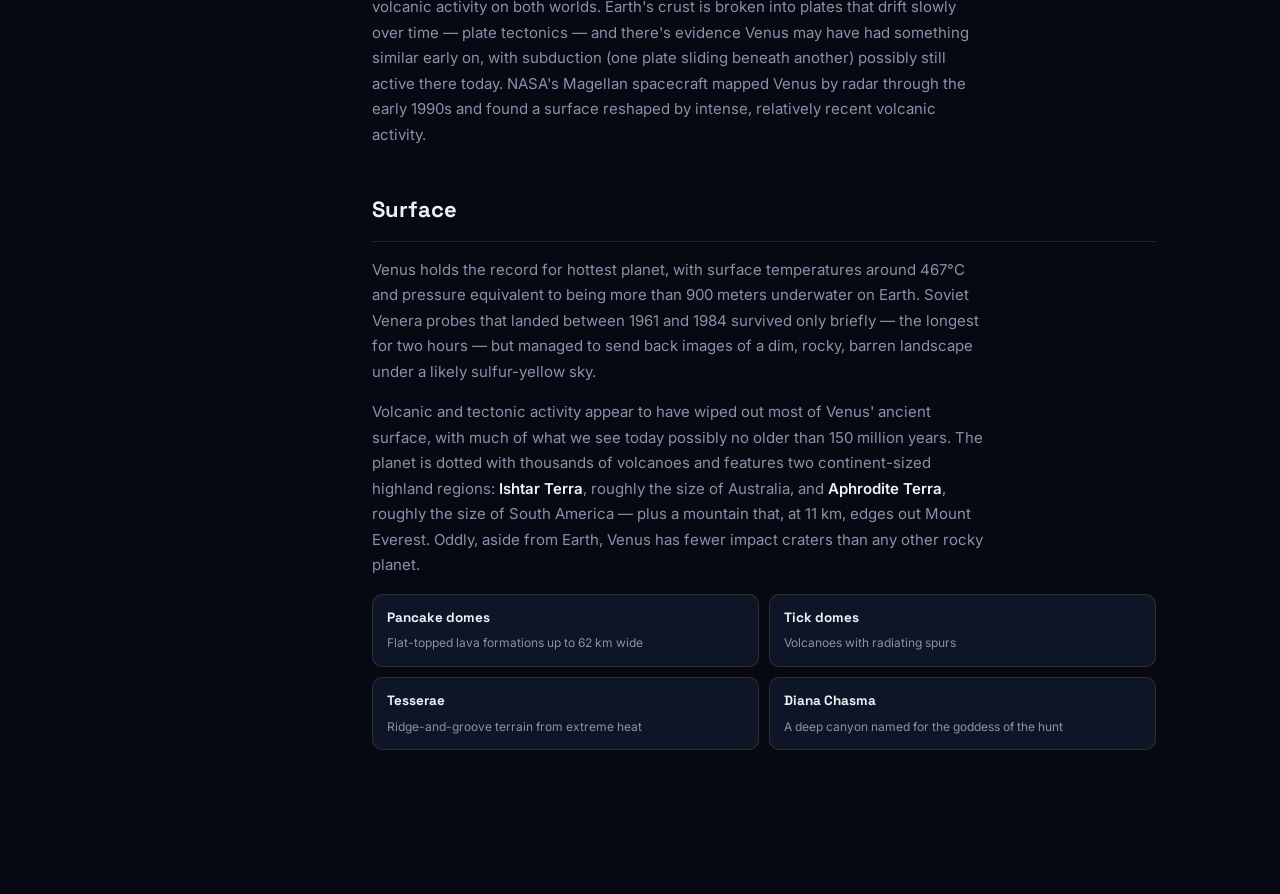
<file: venus/venus.html>
<!doctype html>
<html lang="en">
  <head>
    <meta charset="UTF-8" />
    <meta name="viewport" content="width=device-width, initial-scale=1.0" />
    <title>Venus — Explore the Universe</title>
    <link rel="preconnect" href="https://fonts.googleapis.com" />
    <link
      href="https://fonts.googleapis.com/css2?family=Space+Grotesk:wght@500;700&family=Inter:wght@400;500;600&display=swap"
      rel="stylesheet"
    />
    <link rel="stylesheet" href="venus.css" />
  </head>
  <body>
    <header class="hero">
      <div class="hero-stars"></div>
      <div class="planet-visual">
        <div class="sphere"></div>
      </div>
      <h1>Venus</h1>
      <p class="hero-sub">
        Earth's closest neighbor and near-twin in size — yet the hottest planet
        in the solar system
      </p>
    </header>

    <div class="layout">
      <nav class="side-nav" aria-label="Section navigation">
        <a href="#overview">Overview</a>
        <a href="#namesake">Namesake</a>
        <a href="#life">Potential for life</a>
        <a href="#size">Size and distance</a>
        <a href="#orbit">Orbit and rotation</a>
        <a href="#moons">Moons</a>
        <a href="#rings">Rings</a>
        <a href="#formation">Formation</a>
        <a href="#structure">Structure</a>
        <a href="#surface">Surface</a>
      </nav>

      <main class="content">
        <section id="overview">
          <h2>Overview</h2>
          <p>
            Venus is the second planet from the Sun and the closest planet to
            Earth. After the Sun and Moon, it's the brightest thing in our sky —
            and unusually, it spins backward compared with most of the other
            planets.
          </p>
          <p>
            Close in size and structure to Earth, Venus is sometimes nicknamed
            our "evil twin." A thick atmosphere traps heat so effectively that
            it's turned into a runaway greenhouse — surface temperatures reach
            about 467°C, hot enough to melt lead, under air pressure roughly 93
            times what we feel at sea level on Earth. Beneath its permanent
            cloud cover lies a landscape of volcanoes and warped mountain
            ranges.
          </p>
        </section>

        <section id="namesake">
          <h2>Namesake</h2>
          <p>
            The ancient Romans could pick out seven bright objects moving across
            the sky — the Sun, the Moon, and the five brightest planets — and
            named each after an important god. Venus was named for the Roman
            goddess of love and beauty, known to the Greeks as Aphrodite. It's
            the only planet named after a female deity, and most of its surface
            features are named for women as well.
          </p>
        </section>

        <section id="life">
          <h2>Potential for life</h2>
          <p>
            About 50 km above Venus' surface, conditions look surprisingly
            different: temperatures range from roughly 30 to 70°C, and the air
            pressure resembles what we experience on Earth's surface — a range
            that could, in theory, support hardy microbial life.
          </p>
          <p>
            At the very tops of Venus' clouds, where winds reach up to 360 km/h,
            scientists have spotted persistent dark streaks that absorb
            ultraviolet light and refuse to break apart even in hurricane-force
            winds — and nobody has fully explained why. Leading theories point
            to fine dust, ice crystals, or an iron-chloride compound, though a
            small number of astrobiologists have floated a more speculative
            idea: that the streaks could involve microbial life adapted to
            Venus' clouds, possibly shielded by sulfur-based chemical coatings
            that also happen to absorb damaging UV light. Soviet Venera probes
            did detect micron-sized particles in the lower atmosphere — about
            the size of a bacterium — though this is far from proof of anything
            living there. Between the missing ocean, the volcanic history, and
            these open questions, Venus remains a compelling target for future
            missions.
          </p>
        </section>

        <section id="size">
          <h2>Size and distance</h2>
          <div class="stat-grid">
            <div class="stat">
              <span class="stat-label">Diameter</span
              ><span class="stat-value">12,104 km</span
              ><span class="stat-note">just under Earth's 12,756 km</span>
            </div>
            <div class="stat">
              <span class="stat-label">Distance from the Sun</span
              ><span class="stat-value">108 million km</span
              ><span class="stat-note">about 0.72 astronomical units</span>
            </div>
            <div class="stat">
              <span class="stat-label">Sunlight travel time</span
              ><span class="stat-value">~6 minutes</span
              ><span class="stat-note">versus ~8 minutes to Earth</span>
            </div>
          </div>
          <p>
            Because Venus orbits closer to the Sun than Earth does, it never
            strays far from the Sun in our sky — which is why ancient
            skywatchers once mistook it for two separate objects, a "morning
            star" and an "evening star." At its closest, Venus comes within
            about 38 million km of Earth; at its farthest, the two drift about
            261 million km apart. Watched through a telescope over months, Venus
            even cycles through phases like the Moon — though a full cycle takes
            584 days rather than one month, and it was exactly this observation,
            first made by Galileo, that helped confirm the Sun-centered model of
            the solar system.
          </p>
        </section>

        <section id="orbit">
          <h2>Orbit and rotation</h2>
          <div class="stat-grid">
            <div class="stat">
              <span class="stat-label">Length of a day</span
              ><span class="stat-value">243 Earth days</span
              ><span class="stat-note">longer than its own year</span>
            </div>
            <div class="stat">
              <span class="stat-label">Length of a year</span
              ><span class="stat-value">225 Earth days</span
              ><span class="stat-note">shorter than a Venus day</span>
            </div>
            <div class="stat">
              <span class="stat-label">Axial tilt</span
              ><span class="stat-value">~3°</span
              ><span class="stat-note">too slight to create seasons</span>
            </div>
          </div>
          <p>
            Venus rotates so slowly, and backward, that a sunrise-to-sunset
            stretch takes about 117 Earth days — and the Sun would rise in the
            west and set in the east. With almost no axial tilt, Venus never
            gets the seasonal variation Earth experiences.
          </p>
        </section>

        <section id="moons">
          <h2>Moons</h2>
          <p>
            Venus is one of only two planets in the solar system without a real
            moon. It does, however, have a quasi-satellite — an asteroid that
            loosely tags along with the planet without being truly captured in
            orbit around it — officially named <strong>Zoozve</strong>.
            Discovered in 2002, it's estimated to be somewhere between 200 and
            500 meters across, and researchers believe it may have been tracking
            Venus for at least 7,000 years, likely nudged into its current path
            by Earth's gravity.
          </p>
          <p>
            Zoozve's name has an unusual origin: it started life as the
            provisional designation "2002 VE," which an illustrator creating a
            children's poster misread from his own handwriting as "Zoozve." The
            name stuck after a radio show tracked down the story, and the
            International Astronomical Union officially adopted it in 2024.
          </p>
        </section>

        <section id="rings">
          <h2>Rings</h2>
          <p>Venus has no rings.</p>
        </section>

        <section id="formation">
          <h2>Formation</h2>
          <p>
            Venus and Earth started out remarkably alike — similar size, similar
            internal structure, and both likely had oceans in their early
            history — yet they ended up on almost opposite paths, one a lush
            living world, the other a scorching inferno. Both formed roughly 4.6
            billion years ago from the same swirling disk of gas and dust that
            built the rest of the solar system, and understanding what pushed
            them apart could tell us a lot about how habitable planets form in
            general.
          </p>
        </section>

        <section id="structure">
          <h2>Structure</h2>
          <p>
            Sliced in half, Venus and Earth would look strikingly similar: an
            iron core, a thick hot-rock mantle, and a thin rocky crust on top.
            Heat and pressure beneath that crust drive volcanic activity on both
            worlds. Earth's crust is broken into plates that drift slowly over
            time — plate tectonics — and there's evidence Venus may have had
            something similar early on, with subduction (one plate sliding
            beneath another) possibly still active there today. NASA's Magellan
            spacecraft mapped Venus by radar through the early 1990s and found a
            surface reshaped by intense, relatively recent volcanic activity.
          </p>
        </section>

        <section id="surface">
          <h2>Surface</h2>
          <p>
            Venus holds the record for hottest planet, with surface temperatures
            around 467°C and pressure equivalent to being more than 900 meters
            underwater on Earth. Soviet Venera probes that landed between 1961
            and 1984 survived only briefly — the longest for two hours — but
            managed to send back images of a dim, rocky, barren landscape under
            a likely sulfur-yellow sky.
          </p>
          <p>
            Volcanic and tectonic activity appear to have wiped out most of
            Venus' ancient surface, with much of what we see today possibly no
            older than 150 million years. The planet is dotted with thousands of
            volcanoes and features two continent-sized highland regions:
            <strong>Ishtar Terra</strong>, roughly the size of Australia, and
            <strong>Aphrodite Terra</strong>, roughly the size of South America
            — plus a mountain that, at 11 km, edges out Mount Everest. Oddly,
            aside from Earth, Venus has fewer impact craters than any other
            rocky planet.
          </p>
          <div class="ring-list">
            <div class="ring-item">
              <span>Pancake domes</span
              ><span>Flat-topped lava formations up to 62 km wide</span>
            </div>
            <div class="ring-item">
              <span>Tick domes</span><span>Volcanoes with radiating spurs</span>
            </div>
            <div class="ring-item">
              <span>Tesserae</span
              ><span>Ridge-and-groove terrain from extreme heat</span>
            </div>
            <div class="ring-item">
              <span>Diana Chasma</span
              ><span>A deep canyon named for the goddess of the hunt</span>
            </div>
          </div>
        </section>
      </main>
    </div>
  </body>
</html>
</file>
<file: css/style.css>
* {
  margin: 0;
  padding: 0;
  box-sizing: border-box;
}

html {
  font-size: 62.5%;
} /* 1rem = 10px */

body {
  font-family: -apple-system, BlinkMacSystemFont, "Segoe UI", sans-serif;
  /* background: #0b0f1a; */
  /* color: #fff; */
}

/* ===== NAVBAR ===== */
.navbar {
  position: absolute;
  top: 0;
  left: 0;
  width: 100%;
  z-index: 10;
  display: flex;
  align-items: center;
  justify-content: space-between;
  padding: 1.8rem 5rem;

  background: rgba(10, 14, 26, 0.5);
  backdrop-filter: blur(10px);
  -webkit-backdrop-filter: blur(10px);
}

.navbar .logo {
  font-size: 1.8rem;
  font-weight: 700;
  letter-spacing: 0.05rem;
}

.navbar .logo span {
  background: linear-gradient(0deg, #60a5fa, #3b82f6);
  -webkit-background-clip: text;
  color: transparent;
}

.nav-links {
  display: flex;
  gap: 3.2rem;
  list-style: none;
}

.nav-links a {
  color: #cbd5e1;
  text-decoration: none;
  font-size: 1.4rem;
}

.nav-links a.active {
  color: #93c5fd;
  padding-bottom: 0.6rem;
  border-bottom: 2px solid #60a5fa;
}

.nav-icons {
  display: flex;
  align-items: center;
  gap: 1.6rem;
}

.search-box {
  display: flex;
  align-items: center;
  gap: 0.8rem;
  background: rgba(30, 41, 59, 0.6);
  border: 1px solid rgba(148, 163, 184, 0.2);
  border-radius: 9999px;
  padding: 0.9rem 1.8rem;
  color: #64748b;
  font-size: 1.3rem;
}

.icon-btn {
  width: 3.6rem;
  height: 3.6rem;
  border-radius: 50%;
  background: rgba(30, 41, 59, 0.6);
  display: flex;
  align-items: center;
  justify-content: center;
  color: #e2e8f0;
  font-size: 1.5rem;
}

.nav-icon {
  height: 2rem;
  width: 2rem;
}

/* ===== HERO ===== */
.hero {
  position: relative;
  width: 100%;
  min-height: 100vh;
  display: flex;
  align-items: center;
  padding: 0 5rem;

  /* background-image:
    radial-gradient(
      circle at 85% 15%,
      rgba(252, 211, 77, 0.15),
      transparent 40%
    ),
    linear-gradient(180deg, #05070d 0%, #0a0e1a 60%, #05070d 100%); */

  background-image: url(/assets/img/hero-img.jpg);
  background-size: cover;
  background-position: center right;
  background-repeat: no-repeat;
  overflow: hidden;
}

.hero-content {
  max-width: 60rem;
  z-index: 2;
}

.hero-eyebrow {
  color: #60a5fa;
  font-size: 1.3rem;
  letter-spacing: 0.3rem;
  margin-bottom: 1.6rem;
}

.hero-title {
  font-size: 6.4rem;
  font-weight: 800;
  line-height: 1.05;
  background: linear-gradient(90deg, #ffffff, #60a5fa);
  -webkit-background-clip: text;
  color: transparent;
  margin-bottom: 1.2rem;
}

.hero-subtitle {
  font-size: 2.6rem;
  font-weight: 500;
  color: #fff;
  margin-bottom: 1.8rem;
}

.hero-desc {
  font-size: 1.6rem;
  line-height: 1.6;
  color: #94a3b8;
  max-width: 48rem;
  margin-bottom: 3.2rem;
}

.hero-cta {
  display: inline-flex;
  align-items: center;
  gap: 0.8rem;
  background: linear-gradient(90deg, #3b82f6, #8b5cf6);
  color: #fff;
  font-size: 1.5rem;
  font-weight: 600;
  padding: 1.4rem 2.8rem;
  border-radius: 9999px;
  text-decoration: none;
  border: none;
  cursor: pointer;
}

.solar-overview {
  margin-top: 9.6rem;
  /* background: #05070d; */
  margin-bottom: 9.6rem;
}

.section-tag {
  font-size: 3.2rem;
  text-align: center;
  margin-bottom: 6.4rem;
}

.overview-visual {
  display: flex;
  gap: 4.8rem;
  padding: 0 4.8rem;
}

.section-title {
  font-size: 2.4rem;
}
.section-desc {
  font-size: 1.8rem;
  line-height: 1.6;
}

/* .catagory-overview {
  margin-top: 9.6rem;
  padding: 6.4rem;
} */
.overview-description {
  text-align: center;
  display: flex;
  flex-direction: column;
  gap: 2.4rem;
  justify-content: center;
}
.overview-img {
  width: 100%;
  height: 42rem;
  border-radius: 2rem;
  box-shadow:
    rgba(255, 255, 255, 0.1) 0px 1px 1px 0px inset,
    rgba(50, 50, 93, 0.25) 0px 50px 100px -20px,
    rgba(0, 0, 0, 0.3) 0px 30px 60px -30px;
}

.catagory-card-container {
  display: grid;
  grid-template-columns: 1fr 1fr 1fr 1fr 1fr;
  column-gap: 2.4rem;
}

.catagory-card {
  height: 35rem;
  width: 25rem;
  background-color: #060b20;
  color: white;
  border: 2px solid #006199;
  border-radius: 2rem;
  overflow: hidden;
  transition: transform 0.7s ease;
}

.catagory-name {
  padding: 2.4rem;
}

.catagory-card img {
  width: 100%;
  height: 18rem;
  /* border-top: 10px; */
}

.catagory-card:hover {
  transform: translate(0, -10px);
  box-shadow: rgb(38, 57, 77) 0px 20px 30px -10px;
  border: 2px solid #08229a;
}

.catagory-title {
  font-size: 2.4rem;
}
.catagory-info {
  font-size: 1.6rem;
  margin-top: 2.4rem;
  color: #64748b;
}

.catagory-overview {
  height: auto;
  width: 100%;
  padding: 4.8rem;
  padding-bottom: 6.2rem;
  padding-left: 4.8rem;
  margin-top: 9.6rem;
  margin-bottom: 9.6rem;
  background-color: #0d132c;
}

.catagory-subheading {
  font-size: 1.6rem;
  color: #4382df;
}
.catagory-heading {
  font-size: 3.2rem;
  color: white;
}
.catagory-description {
  font-size: 1.6rem;
  color: white;
  margin-bottom: 4.8rem;
  line-height: 1.6;
}

.card-icon {
  height: 2rem;
  width: 2rem;
  border: 1px solid #193662;
  border-radius: 999rem;
  padding: 2px;
}

.name-icon {
  display: flex;
  justify-content: space-between;
  align-items: center;
}
</file>
<file: Earth/earth.css>
:root {
  --bg: #060911;
  --surface: #0e1526;
  --surface-2: #141c33;
  --gold: #e6bc6a;
  --gold-soft: #a9884f;
  --text: #eef1f8;
  --text-dim: #8792ab;
  --line: rgba(230, 188, 106, 0.16);
  --line-strong: rgba(230, 188, 106, 0.35);
  --earth-1: #6fb1e8;
  --earth-2: #1c4e86;
}

* {
  box-sizing: border-box;
}

body {
  margin: 0;
  background: var(--bg);
  color: var(--text);
  font-family: "Inter", sans-serif;
  line-height: 1.7;
}

h1,
h2 {
  font-family: "Space Grotesk", sans-serif;
  font-weight: 700;
  margin: 0;
}

/* ---- Hero ---- */
.hero {
  position: relative;
  text-align: center;
  padding: 72px 24px 56px;
  overflow: hidden;
  background-image:
    radial-gradient(
      1px 1px at 15% 25%,
      rgba(255, 255, 255, 0.5) 0,
      transparent 60%
    ),
    radial-gradient(
      1px 1px at 80% 20%,
      rgba(255, 255, 255, 0.4) 0,
      transparent 60%
    ),
    radial-gradient(
      1px 1px at 60% 70%,
      rgba(255, 255, 255, 0.35) 0,
      transparent 60%
    ),
    radial-gradient(
      1px 1px at 30% 80%,
      rgba(255, 255, 255, 0.3) 0,
      transparent 60%
    );
}

.planet-visual {
  position: relative;
  width: 180px;
  height: 180px;
  margin: 0 auto 20px;
  display: flex;
  align-items: center;
  justify-content: center;
}

.sphere {
  width: 96px;
  height: 96px;
  border-radius: 50%;
  background: linear-gradient(135deg, var(--earth-1), var(--earth-2));
  position: relative;
  z-index: 2;
}
.sphere::after {
  content: "";
  position: absolute;
  inset: 0;
  border-radius: 50%;
  box-shadow:
    inset -22px -16px 34px rgba(0, 0, 0, 0.55),
    inset 8px 8px 20px rgba(255, 255, 255, 0.2);
}

.moon {
  position: absolute;
  border-radius: 50%;
  background: #cfd2dc;
  z-index: 1;
}
.moon-luna {
  width: 14px;
  height: 14px;
  top: 22%;
  right: 14%;
}

.hero h1 {
  font-size: 44px;
  letter-spacing: -0.01em;
}

.hero-sub {
  color: var(--text-dim);
  font-size: 16px;
  margin: 10px 0 0;
  max-width: 46ch;
  margin-left: auto;
  margin-right: auto;
}

/* ---- Layout ---- */
.layout {
  max-width: 1080px;
  margin: 0 auto;
  padding: 0 24px 100px;
  display: grid;
  grid-template-columns: 200px 1fr;
  gap: 48px;
}

.side-nav {
  position: sticky;
  top: 32px;
  align-self: start;
  display: flex;
  flex-direction: column;
  gap: 4px;
  padding-top: 8px;
}

.side-nav a {
  color: var(--text-dim);
  text-decoration: none;
  font-size: 13.5px;
  padding: 7px 10px;
  border-radius: 8px;
  border-left: 2px solid transparent;
  transition:
    color 0.15s,
    border-color 0.15s,
    background 0.15s;
}

.side-nav a:hover {
  color: var(--gold);
  border-left-color: var(--gold);
  background: rgba(230, 188, 106, 0.06);
}

/* ---- Content ---- */
.content section {
  margin-bottom: 44px;
  scroll-margin-top: 24px;
}

.content h2 {
  font-size: 22px;
  margin-bottom: 14px;
  padding-bottom: 12px;
  border-bottom: 1px solid var(--line);
}

.content p {
  color: var(--text-dim);
  font-size: 15px;
  max-width: 68ch;
}

.content p strong {
  color: var(--text);
  font-weight: 600;
}

.content p + p {
  margin-top: 12px;
}

.stat-grid {
  display: grid;
  grid-template-columns: repeat(3, 1fr);
  gap: 14px;
  margin-bottom: 18px;
}

.stat {
  background: var(--surface);
  border: 1px solid var(--line);
  border-radius: 12px;
  padding: 16px;
  display: flex;
  flex-direction: column;
  gap: 4px;
}

.stat-label {
  font-size: 12px;
  color: var(--text-dim);
}

.stat-value {
  font-family: "Space Grotesk", sans-serif;
  font-size: 19px;
  font-weight: 700;
  color: var(--gold);
}

.stat-note {
  font-size: 11.5px;
  color: var(--text-dim);
}

/* ---- Quick fact chips ---- */
.ring-list {
  display: flex;
  flex-wrap: wrap;
  gap: 8px;
}

.ring-item {
  display: flex;
  flex-direction: column;
  gap: 2px;
  background: var(--surface);
  border: 1px solid var(--line);
  border-radius: 10px;
  padding: 8px 14px;
  font-size: 12.5px;
}

.ring-item span:first-child {
  color: var(--text-dim);
  font-size: 11.5px;
}

.ring-item span:last-child {
  font-family: "Space Grotesk", sans-serif;
  font-weight: 700;
  color: var(--text);
}

@media (max-width: 720px) {
  .layout {
    grid-template-columns: 1fr;
  }
  .side-nav {
    position: static;
    flex-direction: row;
    flex-wrap: wrap;
    gap: 8px;
    padding-bottom: 16px;
    border-bottom: 1px solid var(--line);
    margin-bottom: 24px;
  }
  .side-nav a {
    border-left: none;
    border-bottom: 2px solid transparent;
    border-radius: 6px;
  }
  .side-nav a:hover {
    border-left: none;
    border-bottom-color: var(--gold);
  }
  .stat-grid {
    grid-template-columns: 1fr;
  }
  .hero h1 {
    font-size: 34px;
  }
}
</file>
<file: Mars/mars.css>
:root {
  --bg: #060911;
  --surface: #0e1526;
  --surface-2: #141c33;
  --gold: #e6bc6a;
  --gold-soft: #a9884f;
  --text: #eef1f8;
  --text-dim: #8792ab;
  --line: rgba(230, 188, 106, 0.16);
  --line-strong: rgba(230, 188, 106, 0.35);
  --mars-1: #e17a5f;
  --mars-2: #8f3423;
}

* {
  box-sizing: border-box;
}

body {
  margin: 0;
  background: var(--bg);
  color: var(--text);
  font-family: "Inter", sans-serif;
  line-height: 1.7;
}

h1,
h2 {
  font-family: "Space Grotesk", sans-serif;
  font-weight: 700;
  margin: 0;
}

/* ---- Hero ---- */
.hero {
  position: relative;
  text-align: center;
  padding: 72px 24px 56px;
  overflow: hidden;
  background-image:
    radial-gradient(
      1px 1px at 15% 25%,
      rgba(255, 255, 255, 0.5) 0,
      transparent 60%
    ),
    radial-gradient(
      1px 1px at 80% 20%,
      rgba(255, 255, 255, 0.4) 0,
      transparent 60%
    ),
    radial-gradient(
      1px 1px at 60% 70%,
      rgba(255, 255, 255, 0.35) 0,
      transparent 60%
    ),
    radial-gradient(
      1px 1px at 30% 80%,
      rgba(255, 255, 255, 0.3) 0,
      transparent 60%
    );
}

.planet-visual {
  position: relative;
  width: 180px;
  height: 180px;
  margin: 0 auto 20px;
  display: flex;
  align-items: center;
  justify-content: center;
}

.sphere {
  width: 96px;
  height: 96px;
  border-radius: 50%;
  background: linear-gradient(135deg, var(--mars-1), var(--mars-2));
  position: relative;
  z-index: 2;
}
.sphere::after {
  content: "";
  position: absolute;
  inset: 0;
  border-radius: 50%;
  box-shadow:
    inset -22px -16px 34px rgba(0, 0, 0, 0.55),
    inset 8px 8px 20px rgba(255, 255, 255, 0.2);
}

.moon {
  position: absolute;
  border-radius: 50%;
  background: #9a978f;
  z-index: 1;
}
.moon-phobos {
  width: 7px;
  height: 7px;
  top: 38%;
  left: 14%;
}
.moon-deimos {
  width: 5px;
  height: 5px;
  bottom: 28%;
  right: 12%;
}

.hero h1 {
  font-size: 44px;
  letter-spacing: -0.01em;
}

.hero-sub {
  color: var(--text-dim);
  font-size: 16px;
  margin: 10px 0 0;
}

/* ---- Layout ---- */
.layout {
  max-width: 1080px;
  margin: 0 auto;
  padding: 0 24px 100px;
  display: grid;
  grid-template-columns: 200px 1fr;
  gap: 48px;
}

.side-nav {
  position: sticky;
  top: 32px;
  align-self: start;
  display: flex;
  flex-direction: column;
  gap: 4px;
  padding-top: 8px;
}

.side-nav a {
  color: var(--text-dim);
  text-decoration: none;
  font-size: 13.5px;
  padding: 7px 10px;
  border-radius: 8px;
  border-left: 2px solid transparent;
  transition:
    color 0.15s,
    border-color 0.15s,
    background 0.15s;
}

.side-nav a:hover {
  color: var(--gold);
  border-left-color: var(--gold);
  background: rgba(230, 188, 106, 0.06);
}

/* ---- Content ---- */
.content section {
  margin-bottom: 44px;
  scroll-margin-top: 24px;
}

.content h2 {
  font-size: 22px;
  margin-bottom: 14px;
  padding-bottom: 12px;
  border-bottom: 1px solid var(--line);
}

.content p {
  color: var(--text-dim);
  font-size: 15px;
  max-width: 68ch;
}

.content p strong {
  color: var(--text);
  font-weight: 600;
}

.stat-grid {
  display: grid;
  grid-template-columns: repeat(3, 1fr);
  gap: 14px;
  margin-bottom: 18px;
}

.stat {
  background: var(--surface);
  border: 1px solid var(--line);
  border-radius: 12px;
  padding: 16px;
  display: flex;
  flex-direction: column;
  gap: 4px;
}

.stat-label {
  font-size: 12px;
  color: var(--text-dim);
}

.stat-value {
  font-family: "Space Grotesk", sans-serif;
  font-size: 19px;
  font-weight: 700;
  color: var(--gold);
}

.stat-note {
  font-size: 11.5px;
  color: var(--text-dim);
}

@media (max-width: 720px) {
  .layout {
    grid-template-columns: 1fr;
  }
  .side-nav {
    position: static;
    flex-direction: row;
    flex-wrap: wrap;
    gap: 8px;
    padding-bottom: 16px;
    border-bottom: 1px solid var(--line);
    margin-bottom: 24px;
  }
  .side-nav a {
    border-left: none;
    border-bottom: 2px solid transparent;
    border-radius: 6px;
  }
  .side-nav a:hover {
    border-left: none;
    border-bottom-color: var(--gold);
  }
  .stat-grid {
    grid-template-columns: 1fr;
  }
  .hero h1 {
    font-size: 34px;
  }
}
</file>
<file: Mercury/mercury.css>
:root {
  --bg: #060911;
  --surface: #0e1526;
  --surface-2: #141c33;
  --gold: #e6bc6a;
  --gold-soft: #a9884f;
  --text: #eef1f8;
  --text-dim: #8792ab;
  --line: rgba(230, 188, 106, 0.16);
  --line-strong: rgba(230, 188, 106, 0.35);
  --mercury-1: #c9a184;
  --mercury-2: #6e4a2e;
}

* {
  box-sizing: border-box;
}

body {
  margin: 0;
  background: var(--bg);
  color: var(--text);
  font-family: "Inter", sans-serif;
  line-height: 1.7;
}

h1,
h2 {
  font-family: "Space Grotesk", sans-serif;
  font-weight: 700;
  margin: 0;
}

/* ---- Hero ---- */
.hero {
  position: relative;
  text-align: center;
  padding: 72px 24px 56px;
  overflow: hidden;
  background-image:
    radial-gradient(
      1px 1px at 15% 25%,
      rgba(255, 255, 255, 0.5) 0,
      transparent 60%
    ),
    radial-gradient(
      1px 1px at 80% 20%,
      rgba(255, 255, 255, 0.4) 0,
      transparent 60%
    ),
    radial-gradient(
      1px 1px at 60% 70%,
      rgba(255, 255, 255, 0.35) 0,
      transparent 60%
    ),
    radial-gradient(
      1px 1px at 30% 80%,
      rgba(255, 255, 255, 0.3) 0,
      transparent 60%
    );
}

.planet-visual {
  position: relative;
  width: 180px;
  height: 180px;
  margin: 0 auto 20px;
  display: flex;
  align-items: center;
  justify-content: center;
}

.sphere {
  width: 84px;
  height: 84px;
  border-radius: 50%;
  background:
    radial-gradient(
      circle at 30% 65%,
      rgba(0, 0, 0, 0.35) 0 5px,
      transparent 6px
    ),
    radial-gradient(
      circle at 60% 35%,
      rgba(0, 0, 0, 0.3) 0 7px,
      transparent 8px
    ),
    radial-gradient(
      circle at 70% 70%,
      rgba(0, 0, 0, 0.3) 0 4px,
      transparent 5px
    ),
    linear-gradient(135deg, var(--mercury-1), var(--mercury-2));
  position: relative;
  z-index: 2;
}
.sphere::after {
  content: "";
  position: absolute;
  inset: 0;
  border-radius: 50%;
  box-shadow:
    inset -20px -14px 30px rgba(0, 0, 0, 0.55),
    inset 7px 7px 18px rgba(255, 255, 255, 0.15);
}

.hero h1 {
  font-size: 44px;
  letter-spacing: -0.01em;
}

.hero-sub {
  color: var(--text-dim);
  font-size: 16px;
  margin: 10px 0 0;
  max-width: 46ch;
  margin-left: auto;
  margin-right: auto;
}

/* ---- Layout ---- */
.layout {
  max-width: 1080px;
  margin: 0 auto;
  padding: 0 24px 100px;
  display: grid;
  grid-template-columns: 200px 1fr;
  gap: 48px;
}

.side-nav {
  position: sticky;
  top: 32px;
  align-self: start;
  display: flex;
  flex-direction: column;
  gap: 4px;
  padding-top: 8px;
}

.side-nav a {
  color: var(--text-dim);
  text-decoration: none;
  font-size: 13.5px;
  padding: 7px 10px;
  border-radius: 8px;
  border-left: 2px solid transparent;
  transition:
    color 0.15s,
    border-color 0.15s,
    background 0.15s;
}

.side-nav a:hover {
  color: var(--gold);
  border-left-color: var(--gold);
  background: rgba(230, 188, 106, 0.06);
}

/* ---- Content ---- */
.content section {
  margin-bottom: 44px;
  scroll-margin-top: 24px;
}

.content h2 {
  font-size: 22px;
  margin-bottom: 14px;
  padding-bottom: 12px;
  border-bottom: 1px solid var(--line);
}

.content p {
  color: var(--text-dim);
  font-size: 15px;
  max-width: 68ch;
}

.content p strong {
  color: var(--text);
  font-weight: 600;
}

.content p + p {
  margin-top: 12px;
}

.stat-grid {
  display: grid;
  grid-template-columns: repeat(3, 1fr);
  gap: 14px;
  margin-bottom: 18px;
}

.stat {
  background: var(--surface);
  border: 1px solid var(--line);
  border-radius: 12px;
  padding: 16px;
  display: flex;
  flex-direction: column;
  gap: 4px;
}

.stat-label {
  font-size: 12px;
  color: var(--text-dim);
}

.stat-value {
  font-family: "Space Grotesk", sans-serif;
  font-size: 19px;
  font-weight: 700;
  color: var(--gold);
}

.stat-note {
  font-size: 11.5px;
  color: var(--text-dim);
}

@media (max-width: 720px) {
  .layout {
    grid-template-columns: 1fr;
  }
  .side-nav {
    position: static;
    flex-direction: row;
    flex-wrap: wrap;
    gap: 8px;
    padding-bottom: 16px;
    border-bottom: 1px solid var(--line);
    margin-bottom: 24px;
  }
  .side-nav a {
    border-left: none;
    border-bottom: 2px solid transparent;
    border-radius: 6px;
  }
  .side-nav a:hover {
    border-left: none;
    border-bottom-color: var(--gold);
  }
  .stat-grid {
    grid-template-columns: 1fr;
  }
  .hero h1 {
    font-size: 34px;
  }
}
</file>
<file: Neptune/neptune.css>
:root {
  --bg: #060911;
  --surface: #0e1526;
  --surface-2: #141c33;
  --gold: #e6bc6a;
  --gold-soft: #a9884f;
  --text: #eef1f8;
  --text-dim: #8792ab;
  --line: rgba(230, 188, 106, 0.16);
  --line-strong: rgba(230, 188, 106, 0.35);
  --neptune-1: #7f95e0;
  --neptune-2: #33448f;
}

* {
  box-sizing: border-box;
}

body {
  margin: 0;
  background: var(--bg);
  color: var(--text);
  font-family: "Inter", sans-serif;
  line-height: 1.7;
}

html {
  scroll-behavior: smooth;
}

body {
  scroll-behavior: smooth;
}

h1,
h2 {
  font-family: "Space Grotesk", sans-serif;
  font-weight: 700;
  margin: 0;
}

/* ---- Hero ---- */
.hero {
  position: relative;
  text-align: center;
  padding: 72px 24px 56px;
  overflow: hidden;
  background-image:
    radial-gradient(
      1px 1px at 15% 25%,
      rgba(255, 255, 255, 0.5) 0,
      transparent 60%
    ),
    radial-gradient(
      1px 1px at 80% 20%,
      rgba(255, 255, 255, 0.4) 0,
      transparent 60%
    ),
    radial-gradient(
      1px 1px at 60% 70%,
      rgba(255, 255, 255, 0.35) 0,
      transparent 60%
    ),
    radial-gradient(
      1px 1px at 30% 80%,
      rgba(255, 255, 255, 0.3) 0,
      transparent 60%
    );
}

.planet-visual {
  position: relative;
  width: 180px;
  height: 180px;
  margin: 0 auto 20px;
  display: flex;
  align-items: center;
  justify-content: center;
}

.sphere {
  width: 96px;
  height: 96px;
  border-radius: 50%;
  background: linear-gradient(135deg, var(--neptune-1), var(--neptune-2));
  position: relative;
  z-index: 2;
}
.sphere::after {
  content: "";
  position: absolute;
  inset: 0;
  border-radius: 50%;
  box-shadow:
    inset -22px -16px 34px rgba(0, 0, 0, 0.55),
    inset 8px 8px 20px rgba(255, 255, 255, 0.2);
}

.ring {
  position: absolute;
  width: 170px;
  height: 48px;
  border: 2px solid rgba(230, 188, 106, 0.3);
  border-radius: 50%;
  transform: rotate(-14deg);
  z-index: 1;
}

.moon {
  position: absolute;
  border-radius: 50%;
  background: #c7cbe0;
  z-index: 1;
}
.moon-triton {
  width: 8px;
  height: 8px;
  bottom: 32%;
  left: 16%;
}

.hero h1 {
  font-size: 44px;
  letter-spacing: -0.01em;
}

.hero-sub {
  color: var(--text-dim);
  font-size: 16px;
  margin: 10px 0 0;
  max-width: 46ch;
  margin-left: auto;
  margin-right: auto;
}

/* ---- Layout ---- */
.layout {
  max-width: 1080px;
  margin: 0 auto;
  padding: 0 24px 100px;
  display: grid;
  grid-template-columns: 200px 1fr;
  gap: 48px;
}

.side-nav {
  position: sticky;
  top: 32px;
  align-self: start;
  display: flex;
  flex-direction: column;
  gap: 4px;
  padding-top: 8px;
}

.side-nav a {
  color: var(--text-dim);
  text-decoration: none;
  font-size: 13.5px;
  padding: 7px 10px;
  border-radius: 8px;
  border-left: 2px solid transparent;
  transition:
    color 0.15s,
    border-color 0.15s,
    background 0.15s;
}

.side-nav a:hover {
  color: var(--gold);
  border-left-color: var(--gold);
  background: rgba(230, 188, 106, 0.06);
}

/* ---- Content ---- */
.content section {
  margin-bottom: 44px;
  scroll-margin-top: 24px;
}

.content h2 {
  font-size: 22px;
  margin-bottom: 14px;
  padding-bottom: 12px;
  border-bottom: 1px solid var(--line);
}

.content p {
  color: var(--text-dim);
  font-size: 15px;
  max-width: 68ch;
}

.content p strong {
  color: var(--text);
  font-weight: 600;
}

.content p + p {
  margin-top: 12px;
}

.stat-grid {
  display: grid;
  grid-template-columns: repeat(3, 1fr);
  gap: 14px;
  margin-bottom: 18px;
}

.stat {
  background: var(--surface);
  border: 1px solid var(--line);
  border-radius: 12px;
  padding: 16px;
  display: flex;
  flex-direction: column;
  gap: 4px;
}

.stat-label {
  font-size: 12px;
  color: var(--text-dim);
}

.stat-value {
  font-family: "Space Grotesk", sans-serif;
  font-size: 19px;
  font-weight: 700;
  color: var(--gold);
}

.stat-note {
  font-size: 11.5px;
  color: var(--text-dim);
}

/* ---- Ring list ---- */
.ring-list {
  display: flex;
  flex-wrap: wrap;
  gap: 8px;
  margin-bottom: 16px;
}

.ring-item {
  display: flex;
  flex-direction: column;
  gap: 2px;
  background: var(--surface);
  border: 1px solid var(--line);
  border-radius: 10px;
  padding: 8px 14px;
  font-size: 12.5px;
}

.ring-item span:first-child {
  font-family: "Space Grotesk", sans-serif;
  font-weight: 700;
  color: var(--text);
}

.ring-item span:last-child {
  color: var(--text-dim);
  font-size: 11.5px;
}

@media (max-width: 720px) {
  .layout {
    grid-template-columns: 1fr;
  }
  .side-nav {
    position: static;
    flex-direction: row;
    flex-wrap: wrap;
    gap: 8px;
    padding-bottom: 16px;
    border-bottom: 1px solid var(--line);
    margin-bottom: 24px;
  }
  .side-nav a {
    border-left: none;
    border-bottom: 2px solid transparent;
    border-radius: 6px;
  }
  .side-nav a:hover {
    border-left: none;
    border-bottom-color: var(--gold);
  }
  .stat-grid {
    grid-template-columns: 1fr;
  }
  .hero h1 {
    font-size: 34px;
  }
}
</file>
<file: planets/planet.css>
:root {
  --bg: #060911;
  --surface: #0e1526;
  --surface-2: #141c33;
  --gold: #e6bc6a;
  --gold-soft: #a9884f;
  --text: #eef1f8;
  --text-dim: #8792ab;
  --line: rgba(230, 188, 106, 0.16);
  --line-strong: rgba(230, 188, 106, 0.35);
  --neptune-1: #7f95e0;
  --neptune-2: #33448f;
}

* {
  margin: 0;
  padding: 0;
  box-sizing: border-box;
}

html {
  font-size: 62.5%;
} /* 1rem = 10px */

.navbar {
  position: absolute;
  top: 0;
  left: 0;
  width: 100%;
  z-index: 10;
  display: flex;
  align-items: center;
  justify-content: space-between;
  padding: 1.8rem 5rem;
  position: sticky;

  background: rgba(6, 8, 17, 0.5);
  backdrop-filter: blur(10px);
  -webkit-backdrop-filter: blur(10px);
}

.navbar .logo {
  font-size: 1.8rem;
  font-weight: 700;
  letter-spacing: 0.05rem;
}

.navbar .logo span {
  background: linear-gradient(0deg, #60a5fa, #3b82f6);
  -webkit-background-clip: text;
  color: transparent;
}

.nav-links {
  display: flex;
  gap: 3.2rem;
  list-style: none;
}

.nav-links a {
  color: #cbd5e1;
  text-decoration: none;
  font-size: 1.4rem;
}

.nav-links a.active {
  color: #93c5fd;
  padding-bottom: 0.6rem;
  border-bottom: 2px solid #60a5fa;
}

.nav-icons {
  display: flex;
  align-items: center;
  gap: 1.6rem;
}

.search-box {
  display: flex;
  align-items: center;
  gap: 0.8rem;
  background: rgba(30, 41, 59, 0.6);
  border: 1px solid rgba(148, 163, 184, 0.2);
  border-radius: 9999px;
  padding: 0.9rem 1.8rem;
  color: #64748b;
  font-size: 1.3rem;
}

.icon-btn {
  width: 3.6rem;
  height: 3.6rem;
  border-radius: 50%;
  background: rgba(30, 41, 59, 0.6);
  display: flex;
  align-items: center;
  justify-content: center;
  color: #e2e8f0;
  font-size: 1.5rem;
}

.nav-icon {
  height: 2rem;
  width: 2rem;
}

body {
  font-family: -apple-system, BlinkMacSystemFont, "Segoe UI", sans-serif;
  background: var(--bg);
  color: #fff;
}

.planet {
  margin-top: 6.4rem;
}

h1 {
  font-size: 4.8rem;
  text-align: center;
  color: var(--gold);
}

p {
  font-size: 1.8rem;
  text-align: center;
}

h3 {
  text-align: center;
  margin-bottom: 1.6rem;
}

img {
  height: auto;
  width: 20rem;
}

img:hover {
  transform: scaleY(1.05);
}

.planet-card {
  height: 21rem;
  width: 46rem;
  display: flex;
  gap: 2rem;
  border: 1px solid var(--gold-soft);
  background-color: #080c15;
  border-radius: 1.5rem;

  overflow: hidden;
}

.planet-card:hover {
  /* transform: translate(0, -10px); */
  /* box-shadow: rgb(38, 57, 77) 0px 20px 30px -10px; */
  border: 1px solid var(--gold);
}
.whole-container {
  display: flex;
  justify-content: center;
  align-items: center;
  margin-top: 6.4rem;
}
.planet-container {
  /* display: flex;
  flex-wrap: wrap;
  gap: 2.4rem;
  justify-content: center;
  max-width: 120rem;
  margin: 0 auto; */
  max-width: 140rem;
  display: grid;
  grid-template-columns: repeat(3, 1fr);
  gap: 2.4rem;
}

.planet-info h3 {
  font-size: 2.4rem;
  line-height: 1.7;
}

.planet-info > p {
  font-size: 1.6rem;
  text-align: left;
  color: #888484;
}

.planet-info {
  padding: 1.6rem;
  padding-bottom: 2.4rem;
}

button {
  background: transparent;
  color: var(--gold);
  padding: 1rem;
  border-radius: 999rem;
  margin-top: 2rem;
  margin-left: 2rem;
  border-color: var(--gold-soft);
  font-weight: 700;
}

button:hover {
  border-color: #0a1751;
  background-color: #1c4382;
  color: #fff;
}
</file>
<file: saturn/saturn.css>
:root {
  --bg: #060911;
  --surface: #0e1526;
  --surface-2: #141c33;
  --gold: #e6bc6a;
  --gold-soft: #a9884f;
  --text: #eef1f8;
  --text-dim: #8792ab;
  --line: rgba(230, 188, 106, 0.16);
  --line-strong: rgba(230, 188, 106, 0.35);
  --saturn-1: #f0d99a;
  --saturn-2: #a8862f;
}

* {
  box-sizing: border-box;
}

html {
  scroll-behavior: smooth;
}

body {
  scroll-behavior: smooth;
}

body {
  margin: 0;
  background: var(--bg);
  color: var(--text);
  font-family: "Inter", sans-serif;
  line-height: 1.7;
}

h1,
h2 {
  font-family: "Space Grotesk", sans-serif;
  font-weight: 700;
  margin: 0;
}

/* ---- Hero ---- */
.hero {
  position: relative;
  text-align: center;
  padding: 7.2rem 2.4rem 5.6rem;
  overflow: hidden;
}

.planet-visual {
  position: relative;
  width: 180px;
  height: 180px;
  margin: 0 auto 20px;
  display: flex;
  align-items: center;
  justify-content: center;
}

/* .sphere {
  width: 96px;
  height: 96px;
  border-radius: 50%;
  background: linear-gradient(135deg, var(--saturn-1), var(--saturn-2));
  position: relative;
  z-index: 2;
}
.sphere::after {
  content: "";
  position: absolute;
  inset: 0;
  border-radius: 50%;
  box-shadow:
    inset -22px -16px 34px rgba(0, 0, 0, 0.55),
    inset 8px 8px 20px rgba(255, 255, 255, 0.2);
}

.ring {
  position: absolute;
  width: 180px;
  height: 56px;
  border: 10px solid transparent;
  border-top-color: rgba(230, 188, 106, 0.55);
  border-bottom-color: rgba(230, 188, 106, 0.55);
  border-radius: 50%;
  transform: rotate(-18deg);
  z-index: 1;
} */

img {
  height: 25rem;
  width: 60rem;
}

.hero h1 {
  font-size: 44px;
  letter-spacing: -0.01em;
}

.hero-sub {
  color: var(--text-dim);
  font-size: 16px;
  margin: 10px 0 0;
}

/* ---- Layout ---- */
.layout {
  max-width: 1080px;
  margin: 0 auto;
  padding: 0 24px 100px;
  display: grid;
  grid-template-columns: 200px 1fr;
  gap: 48px;
}

.side-nav {
  position: sticky;
  top: 3.2rem;
  align-self: start;
  display: flex;
  flex-direction: column;
  gap: 4px;
  padding-top: 8px;
}

.side-nav a {
  color: var(--text-dim);
  text-decoration: none;
  font-size: 13.5px;
  padding: 7px 10px;
  border-radius: 8px;
  border-left: 2px solid transparent;
  transition:
    color 0.15s,
    border-color 0.15s,
    background 0.15s;
}

.side-nav a:hover {
  color: var(--gold);
  border-left-color: var(--gold);
  background: rgba(230, 188, 106, 0.06);
}

/* ---- Content ---- */
.content section {
  margin-bottom: 44px;
  scroll-margin-top: 24px;
}

.content h2 {
  font-size: 22px;
  margin-bottom: 14px;
  padding-bottom: 12px;
  border-bottom: 1px solid var(--line);
}

.content p {
  color: var(--text-dim);
  font-size: 15px;
  max-width: 68ch;
}

.content p strong {
  color: var(--text);
  font-weight: 600;
}

.stat-grid {
  display: grid;
  grid-template-columns: repeat(3, 1fr);
  gap: 14px;
  margin-bottom: 18px;
}

.stat {
  background: var(--surface);
  border: 1px solid var(--line);
  border-radius: 12px;
  padding: 16px;
  display: flex;
  flex-direction: column;
  gap: 4px;
}

.stat-label {
  font-size: 12px;
  color: var(--text-dim);
}

.stat-value {
  font-family: "Space Grotesk", sans-serif;
  font-size: 19px;
  font-weight: 700;
  color: var(--gold);
}

.stat-note {
  font-size: 11.5px;
  color: var(--text-dim);
}

@media (max-width: 720px) {
  .layout {
    grid-template-columns: 1fr;
  }
  .side-nav {
    position: static;
    flex-direction: row;
    flex-wrap: wrap;
    gap: 8px;
    padding-bottom: 16px;
    border-bottom: 1px solid var(--line);
    margin-bottom: 24px;
  }
  .side-nav a {
    border-left: none;
    border-bottom: 2px solid transparent;
    border-radius: 6px;
  }
  .side-nav a:hover {
    border-left: none;
    border-bottom-color: var(--gold);
  }
  .stat-grid {
    grid-template-columns: 1fr;
  }
  .hero h1 {
    font-size: 34px;
  }
}
</file>
<file: venus/venus.css>
:root {
  --bg: #060911;
  --surface: #0e1526;
  --surface-2: #141c33;
  --gold: #e6bc6a;
  --gold-soft: #a9884f;
  --text: #eef1f8;
  --text-dim: #8792ab;
  --line: rgba(230, 188, 106, 0.16);
  --line-strong: rgba(230, 188, 106, 0.35);
  --venus-1: #f2c98a;
  --venus-2: #a8672a;
}

* {
  box-sizing: border-box;
}

body {
  margin: 0;
  background: var(--bg);
  color: var(--text);
  font-family: "Inter", sans-serif;
  line-height: 1.7;
}

h1,
h2 {
  font-family: "Space Grotesk", sans-serif;
  font-weight: 700;
  margin: 0;
}

/* ---- Hero ---- */
.hero {
  position: relative;
  text-align: center;
  padding: 72px 24px 56px;
  overflow: hidden;
  background-image:
    radial-gradient(
      1px 1px at 15% 25%,
      rgba(255, 255, 255, 0.5) 0,
      transparent 60%
    ),
    radial-gradient(
      1px 1px at 80% 20%,
      rgba(255, 255, 255, 0.4) 0,
      transparent 60%
    ),
    radial-gradient(
      1px 1px at 60% 70%,
      rgba(255, 255, 255, 0.35) 0,
      transparent 60%
    ),
    radial-gradient(
      1px 1px at 30% 80%,
      rgba(255, 255, 255, 0.3) 0,
      transparent 60%
    );
}

.planet-visual {
  position: relative;
  width: 180px;
  height: 180px;
  margin: 0 auto 20px;
  display: flex;
  align-items: center;
  justify-content: center;
}

.sphere {
  width: 100px;
  height: 100px;
  border-radius: 50%;
  background: linear-gradient(135deg, var(--venus-1), var(--venus-2));
  position: relative;
  z-index: 2;
}
.sphere::after {
  content: "";
  position: absolute;
  inset: 0;
  border-radius: 50%;
  box-shadow:
    inset -22px -16px 34px rgba(0, 0, 0, 0.5),
    inset 8px 8px 20px rgba(255, 255, 255, 0.22);
}

.hero h1 {
  font-size: 44px;
  letter-spacing: -0.01em;
}

.hero-sub {
  color: var(--text-dim);
  font-size: 16px;
  margin: 10px 0 0;
  max-width: 46ch;
  margin-left: auto;
  margin-right: auto;
}

/* ---- Layout ---- */
.layout {
  max-width: 1080px;
  margin: 0 auto;
  padding: 0 24px 100px;
  display: grid;
  grid-template-columns: 200px 1fr;
  gap: 48px;
}

.side-nav {
  position: sticky;
  top: 32px;
  align-self: start;
  display: flex;
  flex-direction: column;
  gap: 4px;
  padding-top: 8px;
}

.side-nav a {
  color: var(--text-dim);
  text-decoration: none;
  font-size: 13.5px;
  padding: 7px 10px;
  border-radius: 8px;
  border-left: 2px solid transparent;
  transition:
    color 0.15s,
    border-color 0.15s,
    background 0.15s;
}

.side-nav a:hover {
  color: var(--gold);
  border-left-color: var(--gold);
  background: rgba(230, 188, 106, 0.06);
}

/* ---- Content ---- */
.content section {
  margin-bottom: 44px;
  scroll-margin-top: 24px;
}

.content h2 {
  font-size: 22px;
  margin-bottom: 14px;
  padding-bottom: 12px;
  border-bottom: 1px solid var(--line);
}

.content p {
  color: var(--text-dim);
  font-size: 15px;
  max-width: 68ch;
}

.content p strong {
  color: var(--text);
  font-weight: 600;
}

.content p + p {
  margin-top: 12px;
}

.stat-grid {
  display: grid;
  grid-template-columns: repeat(3, 1fr);
  gap: 14px;
  margin-bottom: 18px;
}

.stat {
  background: var(--surface);
  border: 1px solid var(--line);
  border-radius: 12px;
  padding: 16px;
  display: flex;
  flex-direction: column;
  gap: 4px;
}

.stat-label {
  font-size: 12px;
  color: var(--text-dim);
}

.stat-value {
  font-family: "Space Grotesk", sans-serif;
  font-size: 19px;
  font-weight: 700;
  color: var(--gold);
}

.stat-note {
  font-size: 11.5px;
  color: var(--text-dim);
}

/* ---- Surface feature chips ---- */
.ring-list {
  display: grid;
  grid-template-columns: repeat(2, 1fr);
  gap: 10px;
  margin-top: 16px;
}

.ring-item {
  display: flex;
  flex-direction: column;
  gap: 4px;
  background: var(--surface);
  border: 1px solid var(--line);
  border-radius: 10px;
  padding: 12px 14px;
}

.ring-item span:first-child {
  font-family: "Space Grotesk", sans-serif;
  font-weight: 700;
  font-size: 13.5px;
  color: var(--text);
}

.ring-item span:last-child {
  color: var(--text-dim);
  font-size: 12px;
}

@media (max-width: 720px) {
  .layout {
    grid-template-columns: 1fr;
  }
  .side-nav {
    position: static;
    flex-direction: row;
    flex-wrap: wrap;
    gap: 8px;
    padding-bottom: 16px;
    border-bottom: 1px solid var(--line);
    margin-bottom: 24px;
  }
  .side-nav a {
    border-left: none;
    border-bottom: 2px solid transparent;
    border-radius: 6px;
  }
  .side-nav a:hover {
    border-left: none;
    border-bottom-color: var(--gold);
  }
  .stat-grid {
    grid-template-columns: 1fr;
  }
  .ring-list {
    grid-template-columns: 1fr;
  }
  .hero h1 {
    font-size: 34px;
  }
}
</file>
